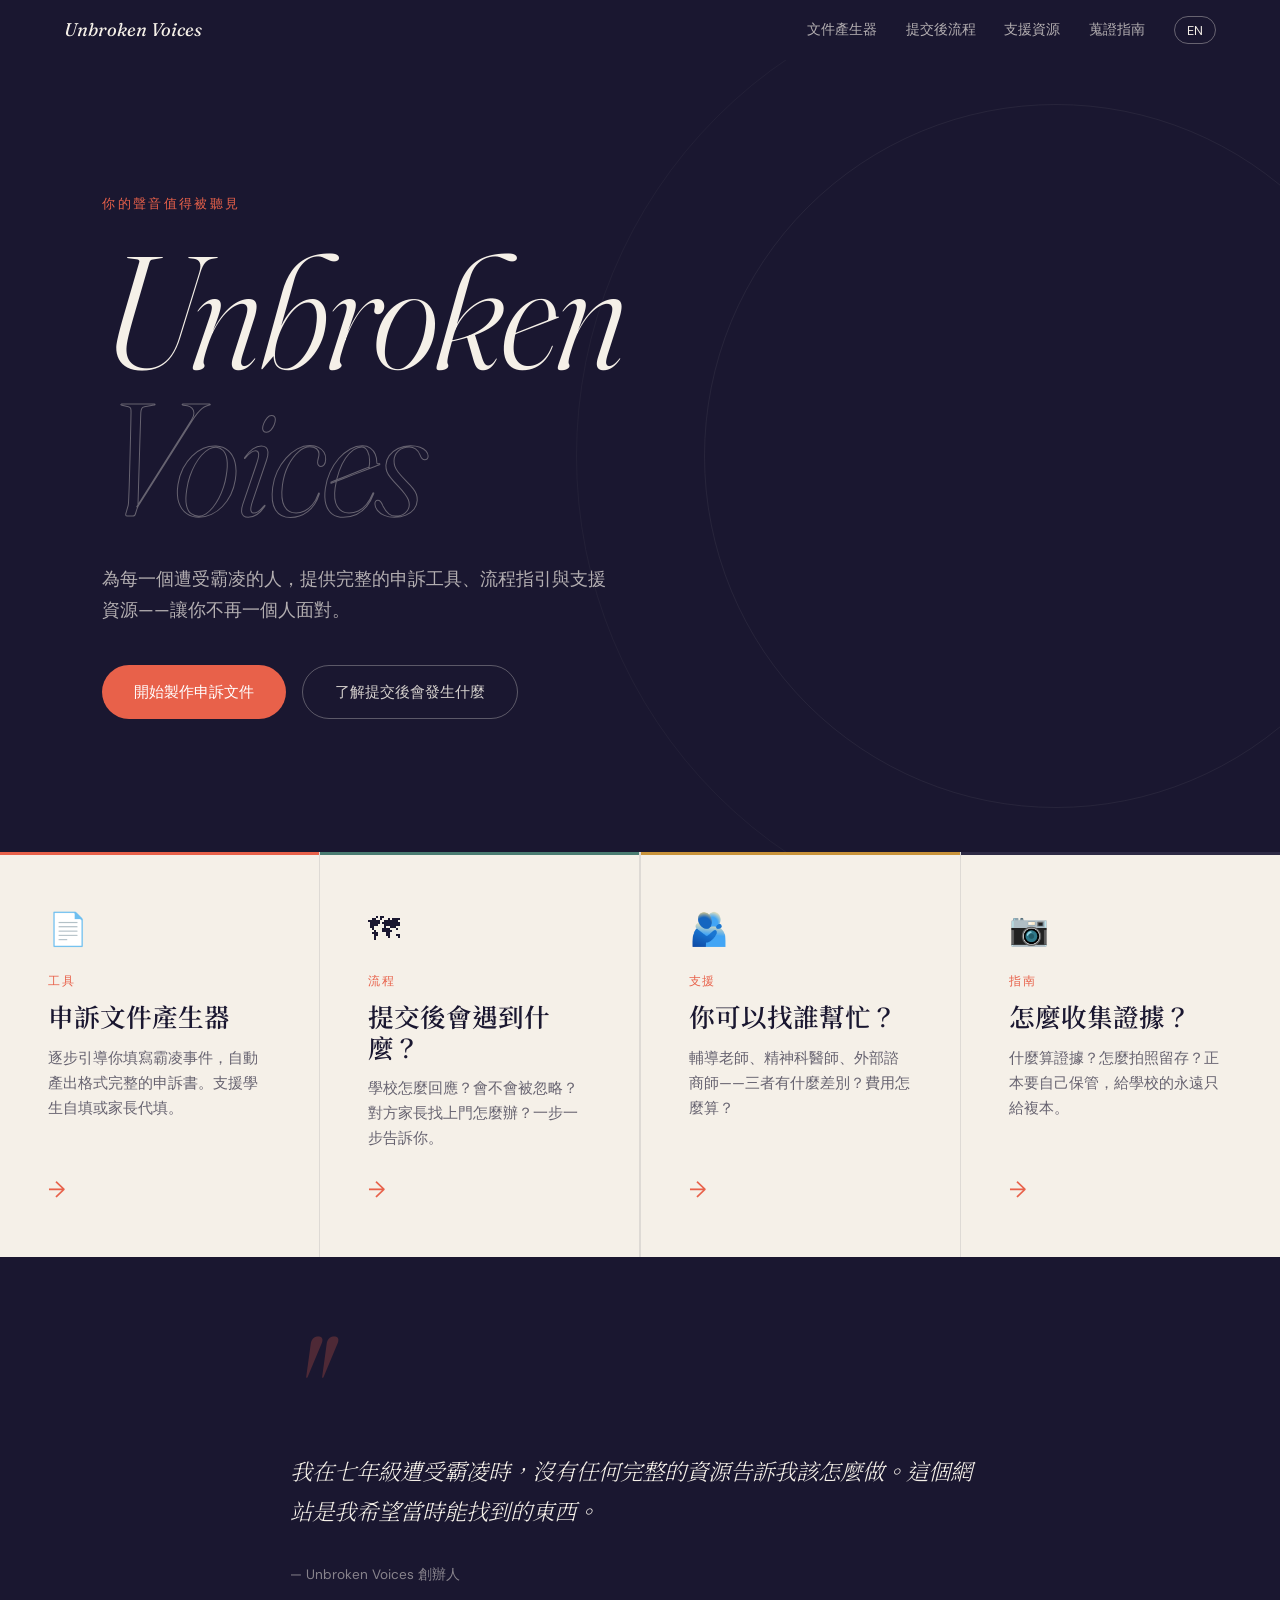
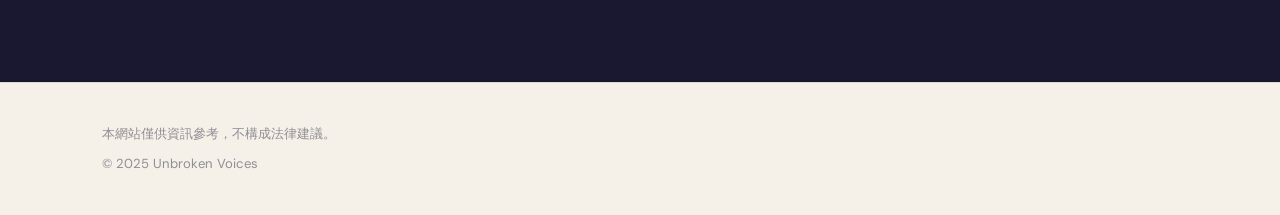
<file: index.html>
<!DOCTYPE html>
<html lang="zh-TW">
<head><meta charset="UTF-8"><meta name="viewport" content="width=device-width,initial-scale=1">
<title>Unbroken Voices — 霸凌申訴指南</title><link rel="preconnect" href="https://fonts.googleapis.com"><link rel="preconnect" href="https://fonts.gstatic.com" crossorigin><link href="https://fonts.googleapis.com/css2?family=Fraunces:ital,opsz,wght@0,9..144,300;0,9..144,600;1,9..144,300&family=DM+Sans:wght@400;500&family=Noto+Serif+TC:wght@300;600&display=swap" rel="stylesheet">
<link rel="stylesheet" href="style.css"></head>
<body>
<nav class="nav">
  <a href="index.html" class="nav-logo">Unbroken Voices</a>
  <div class="nav-links">
    <a href="document.html" data-zh="文件產生器" data-en="Document Builder">文件產生器</a>
    <a href="process.html" data-zh="提交後流程" data-en="After Submission">提交後流程</a>
    <a href="support.html" data-zh="支援資源" data-en="Support Resources">支援資源</a>
    <a href="evidence.html" data-zh="蒐證指南" data-en="Evidence Guide">蒐證指南</a>
    <button class="lang-toggle" id="langToggle">EN</button>
  </div>
</nav>
<header class="hero">
  <div class="hero-eyebrow" data-zh="你的聲音值得被聽見" data-en="Your voice deserves to be heard">你的聲音值得被聽見</div>
  <h1 class="hero-title">
    <span class="hero-title-main">Unbroken</span>
    <span class="hero-title-sub">Voices</span>
  </h1>
  <p class="hero-desc" data-zh="為每一個遭受霸凌的人，提供完整的申訴工具、流程指引與支援資源——讓你不再一個人面對。" data-en="A complete toolkit for bullying victims — document builder, process guide, and support resources, so you never face this alone.">為每一個遭受霸凌的人，提供完整的申訴工具、流程指引與支援資源——讓你不再一個人面對。</p>
  <div class="hero-cta-group">
    <a href="document.html" class="btn-primary" data-zh="開始製作申訴文件" data-en="Build Your Document">開始製作申訴文件</a>
    <a href="process.html" class="btn-ghost" data-zh="了解提交後會發生什麼" data-en="What happens next?">了解提交後會發生什麼</a>
  </div>
</header>
<main class="modules">
  <a href="document.html" class="module-card" id="mod-doc">
    <div class="module-icon">📄</div><div class="module-tag" data-zh="工具" data-en="Tool">工具</div>
    <h2 data-zh="申訴文件產生器" data-en="Document Builder">申訴文件產生器</h2>
    <p data-zh="逐步引導你填寫霸凌事件，自動產出格式完整的申訴書。支援學生自填或家長代填。" data-en="Step-by-step guidance to generate a properly formatted complaint. For students and parents.">逐步引導你填寫霸凌事件，自動產出格式完整的申訴書。</p>
    <span class="module-arrow">→</span>
  </a>
  <a href="process.html" class="module-card" id="mod-proc">
    <div class="module-icon">🗺</div><div class="module-tag" data-zh="流程" data-en="Process">流程</div>
    <h2 data-zh="提交後會遇到什麼？" data-en="What Happens After You Submit?">提交後會遇到什麼？</h2>
    <p data-zh="學校怎麼回應？會不會被忽略？對方家長找上門怎麼辦？一步一步告訴你。" data-en="Will the school respond? What if they ignore it? Every step explained.">學校怎麼回應？會不會被忽略？對方家長找上門怎麼辦？</p>
    <span class="module-arrow">→</span>
  </a>
  <a href="support.html" class="module-card" id="mod-sup">
    <div class="module-icon">🫂</div><div class="module-tag" data-zh="支援" data-en="Support">支援</div>
    <h2 data-zh="你可以找誰幫忙？" data-en="Who Can You Turn To?">你可以找誰幫忙？</h2>
    <p data-zh="輔導老師、精神科醫師、外部諮商師——三者有什麼差別？費用怎麼算？" data-en="School counselor, psychiatrist, therapist — what's the difference? Costs explained.">輔導老師、精神科醫師、外部諮商師——三者有什麼差別？</p>
    <span class="module-arrow">→</span>
  </a>
  <a href="evidence.html" class="module-card" id="mod-ev">
    <div class="module-icon">📷</div><div class="module-tag" data-zh="指南" data-en="Guide">指南</div>
    <h2 data-zh="怎麼收集證據？" data-en="How to Collect Evidence">怎麼收集證據？</h2>
    <p data-zh="什麼算證據？怎麼拍照留存？正本要自己保管，給學校的永遠只給複本。" data-en="What counts? How to preserve it? Always keep originals — only give copies.">什麼算證據？怎麼拍照留存？正本要自己保管，給學校的永遠只給複本。</p>
    <span class="module-arrow">→</span>
  </a>
</main>
<section class="note-section">
  <div class="note-inner">
    <div class="note-quote">"</div>
    <p class="note-text" data-zh="我在七年級遭受霸凌時，沒有任何完整的資源告訴我該怎麼做。這個網站是我希望當時能找到的東西。" data-en="When I was bullied in 7th grade, there were no complete resources to guide me. This is the website I wish I had found back then.">我在七年級遭受霸凌時，沒有任何完整的資源告訴我該怎麼做。這個網站是我希望當時能找到的東西。</p>
    <div class="note-attr">— Unbroken Voices 創辦人</div>
  </div>
</section>
<footer class="footer">
  <p data-zh="本網站僅供資訊參考，不構成法律建議。" data-en="For informational purposes only. Not legal advice.">本網站僅供資訊參考，不構成法律建議。</p>
  <p>© 2025 Unbroken Voices</p>
</footer>
<script src="lang.js"></script>
</body></html>
</file>
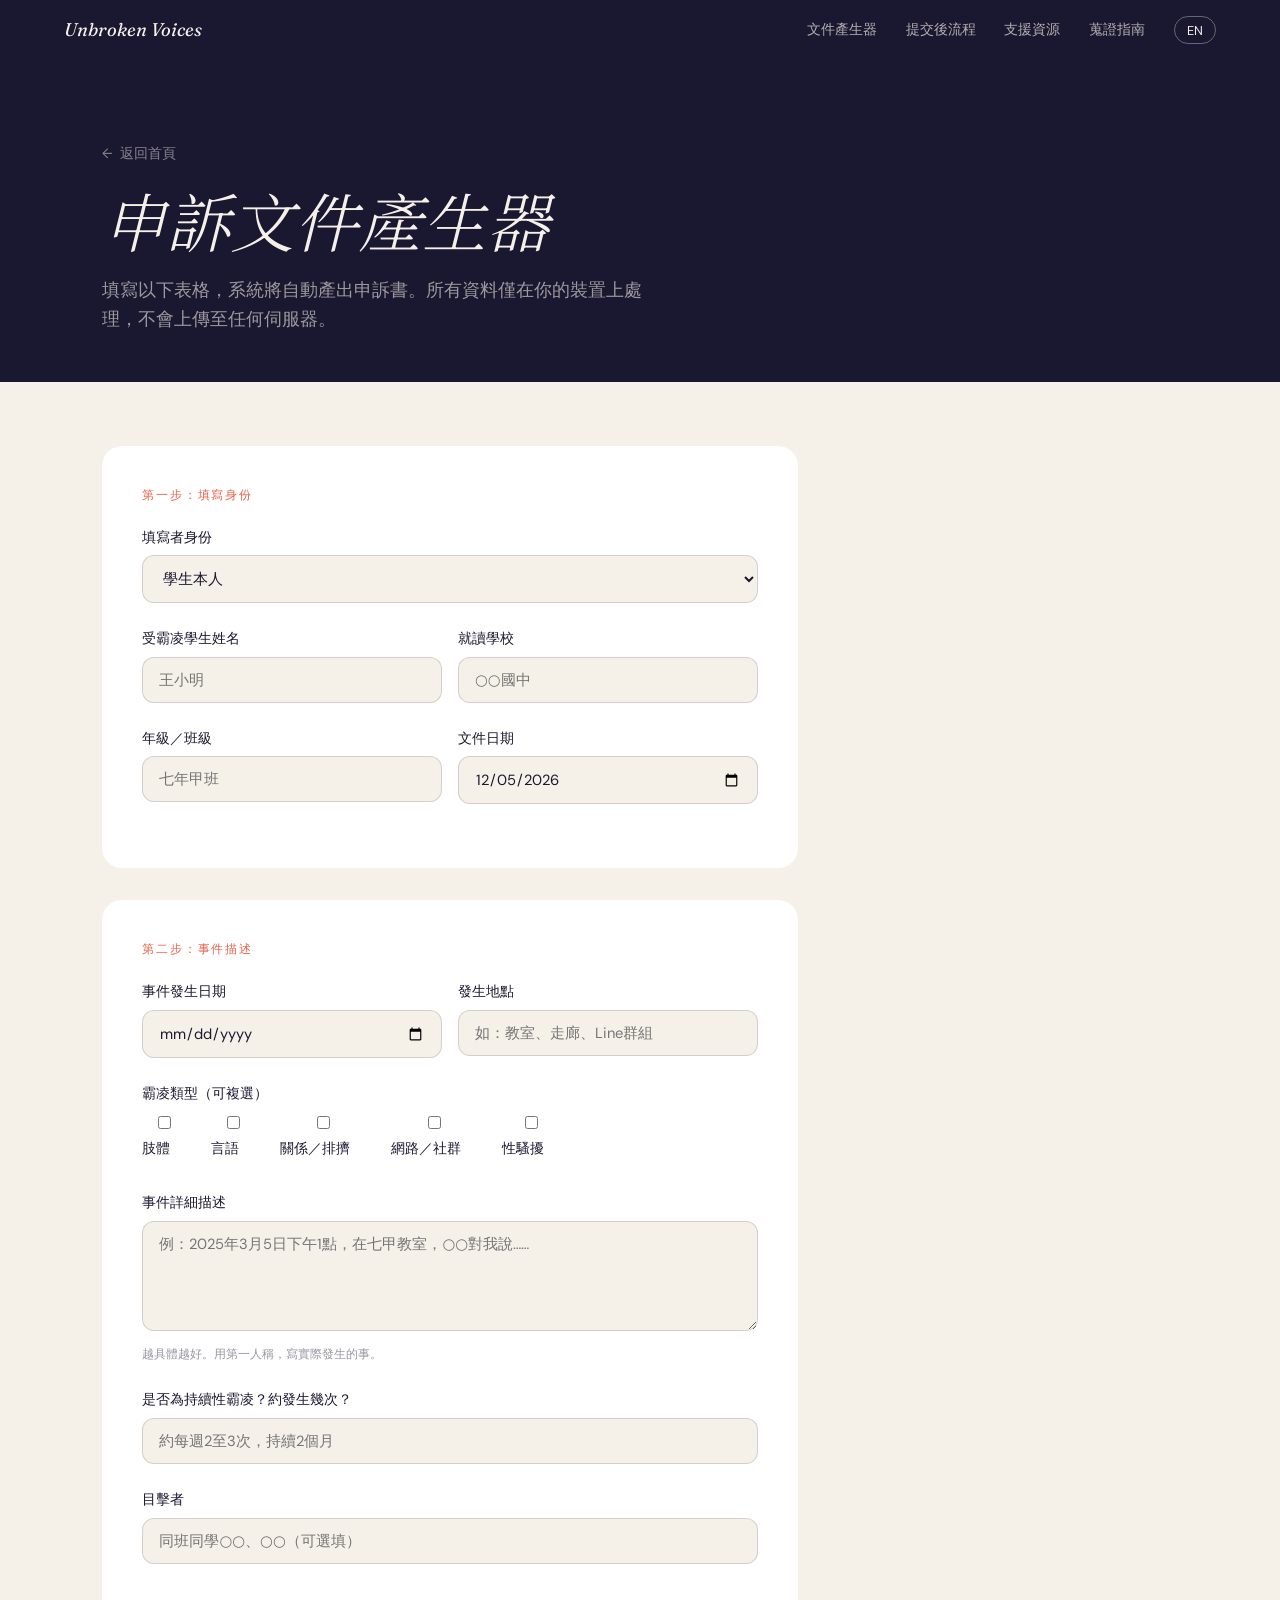
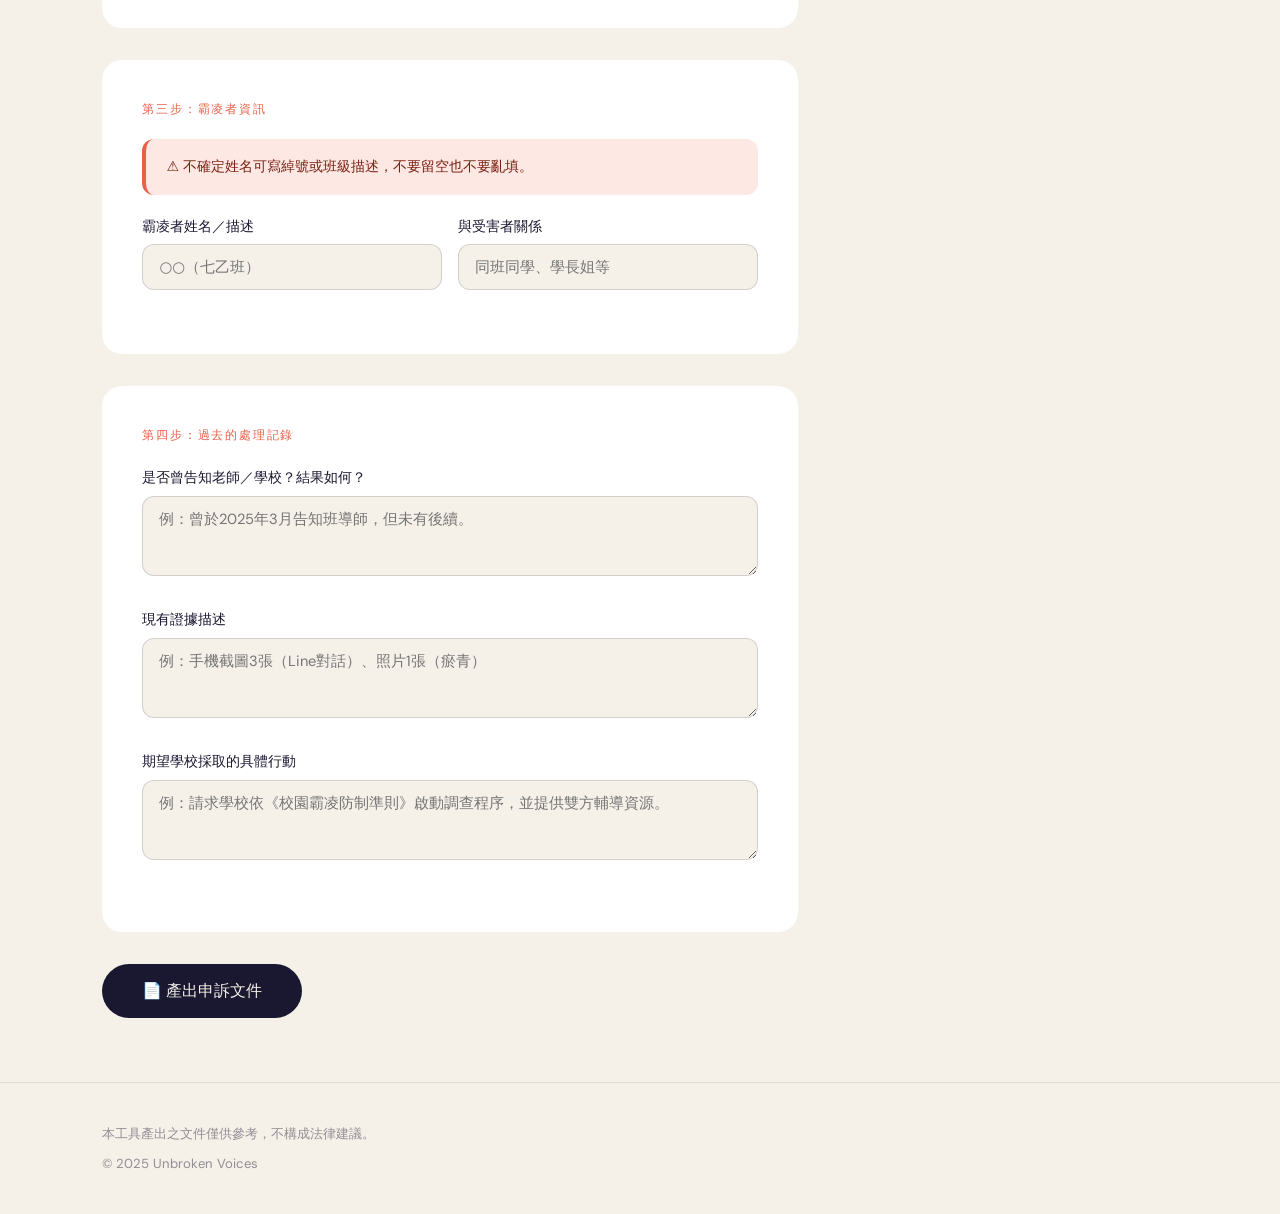
<file: document.html>
<!DOCTYPE html>
<html lang="zh-TW">
<head><meta charset="UTF-8"><meta name="viewport" content="width=device-width,initial-scale=1">
<title>申訴文件產生器 — Unbroken Voices</title><link rel="preconnect" href="https://fonts.googleapis.com"><link rel="preconnect" href="https://fonts.gstatic.com" crossorigin><link href="https://fonts.googleapis.com/css2?family=Fraunces:ital,opsz,wght@0,9..144,300;0,9..144,600;1,9..144,300&family=DM+Sans:wght@400;500&family=Noto+Serif+TC:wght@300;600&display=swap" rel="stylesheet">
<link rel="stylesheet" href="style.css"></head>
<body>
<nav class="nav">
  <a href="index.html" class="nav-logo">Unbroken Voices</a>
  <div class="nav-links">
    <a href="document.html" data-zh="文件產生器" data-en="Document Builder">文件產生器</a>
    <a href="process.html" data-zh="提交後流程" data-en="After Submission">提交後流程</a>
    <a href="support.html" data-zh="支援資源" data-en="Support Resources">支援資源</a>
    <a href="evidence.html" data-zh="蒐證指南" data-en="Evidence Guide">蒐證指南</a>
    <button class="lang-toggle" id="langToggle">EN</button>
  </div>
</nav>
<div class="page-header">
  <a href="index.html" class="back-link">← <span data-zh="返回首頁" data-en="Back">返回首頁</span></a>
  <h1 data-zh="申訴文件產生器" data-en="Document Builder">申訴文件產生器</h1>
  <p class="page-sub" data-zh="填寫以下表格，系統將自動產出申訴書。所有資料僅在你的裝置上處理，不會上傳至任何伺服器。" data-en="Fill in the form — a complaint document will be generated locally on your device. Nothing is uploaded.">填寫以下表格，系統將自動產出申訴書。所有資料僅在你的裝置上處理。</p>
</div>
<div class="page-content">
<div class="doc-form">
  <span class="form-section-label" data-zh="第一步：填寫身份" data-en="Step 1: Who is filling this?">第一步：填寫身份</span>
  <div class="form-group">
    <label data-zh="填寫者身份" data-en="Filer">填寫者身份</label>
    <select id="filerRole">
      <option value="student" data-zh="學生本人" data-en="Student (self)">學生本人</option>
      <option value="parent" data-zh="家長代填" data-en="Parent / Guardian">家長代填</option>
    </select>
  </div>
  <div class="form-row">
    <div class="form-group"><label data-zh="受霸凌學生姓名" data-en="Victim's name">受霸凌學生姓名</label><input type="text" id="victimName" placeholder="王小明"></div>
    <div class="form-group"><label data-zh="就讀學校" data-en="School">就讀學校</label><input type="text" id="schoolName" placeholder="○○國中"></div>
  </div>
  <div class="form-row">
    <div class="form-group"><label data-zh="年級／班級" data-en="Grade / Class">年級／班級</label><input type="text" id="gradeClass" placeholder="七年甲班"></div>
    <div class="form-group"><label data-zh="文件日期" data-en="Date">文件日期</label><input type="date" id="docDate"></div>
  </div>
  <div id="parentBlock" style="display:none">
    <hr class="form-divider">
    <div class="form-row">
      <div class="form-group"><label data-zh="家長姓名" data-en="Parent name">家長姓名</label><input type="text" id="parentName" placeholder="王大明"></div>
      <div class="form-group"><label data-zh="聯絡電話" data-en="Phone">聯絡電話</label><input type="tel" id="parentPhone" placeholder="09xx-xxx-xxx"></div>
    </div>
  </div>
</div>
<div class="doc-form">
  <span class="form-section-label" data-zh="第二步：事件描述" data-en="Step 2: Incident Details">第二步：事件描述</span>
  <div class="form-row">
    <div class="form-group"><label data-zh="事件發生日期" data-en="First incident date">事件發生日期</label><input type="date" id="incidentDate"></div>
    <div class="form-group"><label data-zh="發生地點" data-en="Location">發生地點</label><input type="text" id="incidentLocation" placeholder="如：教室、走廊、Line群組"></div>
  </div>
  <div class="form-group">
    <label data-zh="霸凌類型（可複選）" data-en="Type of bullying">霸凌類型</label>
    <div style="display:flex;flex-wrap:wrap;gap:0.5rem 1.5rem;margin-top:0.5rem;">
      <label style="font-weight:400;font-size:0.9rem"><input type="checkbox" value="physical"> <span data-zh="肢體" data-en="Physical">肢體</span></label>
      <label style="font-weight:400;font-size:0.9rem"><input type="checkbox" value="verbal"> <span data-zh="言語" data-en="Verbal">言語</span></label>
      <label style="font-weight:400;font-size:0.9rem"><input type="checkbox" value="social"> <span data-zh="關係／排擠" data-en="Social / Exclusion">關係／排擠</span></label>
      <label style="font-weight:400;font-size:0.9rem"><input type="checkbox" value="cyber"> <span data-zh="網路／社群" data-en="Cyberbullying">網路／社群</span></label>
      <label style="font-weight:400;font-size:0.9rem"><input type="checkbox" value="sexual"> <span data-zh="性騷擾" data-en="Sexual harassment">性騷擾</span></label>
    </div>
  </div>
  <div class="form-group">
    <label data-zh="事件詳細描述" data-en="Detailed description">事件詳細描述</label>
    <textarea id="incidentDesc" placeholder="例：2025年3月5日下午1點，在七甲教室，○○對我說……"></textarea>
    <p class="form-hint" data-zh="越具體越好。用第一人稱，寫實際發生的事。" data-en="Be specific. First person, describe what happened.">越具體越好。用第一人稱，寫實際發生的事。</p>
  </div>
  <div class="form-group"><label data-zh="是否為持續性霸凌？約發生幾次？" data-en="Is this ongoing? How many times?">持續性／次數</label><input type="text" id="frequency" placeholder="約每週2至3次，持續2個月"></div>
  <div class="form-group"><label data-zh="目擊者" data-en="Witnesses">目擊者</label><input type="text" id="witnesses" placeholder="同班同學○○、○○（可選填）"></div>
</div>
<div class="doc-form">
  <span class="form-section-label" data-zh="第三步：霸凌者資訊" data-en="Step 3: Perpetrator">第三步：霸凌者資訊</span>
  <div class="warn-box" data-zh="⚠️ 不確定姓名可寫綽號或班級描述，不要留空也不要亂填。" data-en="⚠️ If unsure of name, use a nickname or description. Never leave blank or guess.">⚠️ 不確定姓名可寫綽號或班級描述。</div>
  <div class="form-row">
    <div class="form-group"><label data-zh="霸凌者姓名／描述" data-en="Perpetrator name / description">霸凌者姓名／描述</label><input type="text" id="perpetratorName" placeholder="○○（七乙班）"></div>
    <div class="form-group"><label data-zh="與受害者關係" data-en="Relationship">與受害者關係</label><input type="text" id="relationship" placeholder="同班同學、學長姐等"></div>
  </div>
</div>
<div class="doc-form">
  <span class="form-section-label" data-zh="第四步：過去的處理記錄" data-en="Step 4: Prior Actions">第四步：過去的處理記錄</span>
  <div class="form-group"><label data-zh="是否曾告知老師／學校？結果如何？" data-en="Previously reported? What happened?">是否曾告知老師／學校？</label><textarea id="priorReport" placeholder="例：曾於2025年3月告知班導師，但未有後續。" style="min-height:80px"></textarea></div>
  <div class="form-group"><label data-zh="現有證據描述" data-en="Existing evidence">現有證據描述</label><textarea id="existingEvidence" placeholder="例：手機截圖3張（Line對話）、照片1張（瘀青）" style="min-height:80px"></textarea></div>
  <div class="form-group"><label data-zh="期望學校採取的具體行動" data-en="Requested actions">期望學校採取的具體行動</label><textarea id="requestedAction" placeholder="例：請求學校依《校園霸凌防制準則》啟動調查程序，並提供雙方輔導資源。" style="min-height:80px"></textarea></div>
</div>
<button class="btn-generate" onclick="generateDoc()">
  <span data-zh="📄 產出申訴文件" data-en="📄 Generate Document">📄 產出申訴文件</span>
</button>
<div id="outputSection" style="display:none;margin-top:2.5rem;">
  <div class="info-card" style="border-color:var(--sage);margin-bottom:1rem;">
    <h3 data-zh="✅ 文件已產出" data-en="✅ Document Generated">✅ 文件已產出</h3>
    <p data-zh="請複製以下文字，貼入 Word 或 Google Docs，列印後提交。記住：給學校的只給複本，正本自己留！" data-en="Copy the text below, paste into Word or Google Docs, print and submit. Always keep the original — only give copies!">請複製以下文字，貼入 Word 或 Google Docs 後列印提交。記住：給學校的只給複本！</p>
  </div>
  <div id="docOutput" style="background:var(--white);border-radius:var(--radius-lg);padding:2.5rem;font-size:0.92rem;line-height:2;white-space:pre-wrap;border:1.5px solid rgba(26,23,48,0.1);"></div>
  <button onclick="copyDoc()" style="margin-top:1rem;padding:0.75rem 2rem;background:var(--sage);color:var(--white);border:none;border-radius:100px;font-family:var(--ff-body);font-size:0.9rem;cursor:pointer;" data-zh="複製全文" data-en="Copy All">複製全文</button>
  <button onclick="window.print()" style="margin-top:1rem;margin-left:0.75rem;padding:0.75rem 2rem;background:var(--night);color:var(--parchment);border:none;border-radius:100px;font-family:var(--ff-body);font-size:0.9rem;cursor:pointer;" data-zh="列印" data-en="Print">列印</button>
</div>
</div>
<footer class="footer"><p data-zh="本工具產出之文件僅供參考，不構成法律建議。" data-en="Documents generated are for reference only. Not legal advice.">本工具產出之文件僅供參考，不構成法律建議。</p><p>© 2025 Unbroken Voices</p></footer>
<script src="lang.js"></script>
<script>
const isZh=()=>(localStorage.getItem('uv-lang')||'zh')==='zh';
document.getElementById('filerRole').addEventListener('change',function(){document.getElementById('parentBlock').style.display=this.value==='parent'?'':'none';});
document.getElementById('docDate').value=new Date().toISOString().split('T')[0];
function getBullyTypes(){const m={physical:'肢體霸凌',verbal:'言語霸凌',social:'關係/排擠霸凌',cyber:'網路/社群霸凌',sexual:'性騷擾'};const e={physical:'Physical bullying',verbal:'Verbal bullying',social:'Social exclusion',cyber:'Cyberbullying',sexual:'Sexual harassment'};return Array.from(document.querySelectorAll('input[type=checkbox]:checked')).map(c=>isZh()?m[c.value]:e[c.value]).join('、')||(isZh()?'未指定':'Not specified');}
function v(id){return document.getElementById(id)?.value?.trim()||'';}
function generateDoc(){
  const zh=isZh(),role=document.getElementById('filerRole').value;
  const victim=v('victimName')||(zh?'（姓名）':'(Name)');
  const school=v('schoolName')||(zh?'（學校）':'(School)');
  const grade=v('gradeClass')||(zh?'（年班）':'(Grade)');
  const date=v('docDate')||new Date().toISOString().split('T')[0];
  const iDate=v('incidentDate')||(zh?'（日期）':'(Date)');
  const loc=v('incidentLocation')||(zh?'（地點）':'(Location)');
  const desc=v('incidentDesc')||(zh?'（請詳述事件經過）':'(Please describe)');
  const freq=v('frequency')||(zh?'（次數）':'(Frequency)');
  const wit=v('witnesses')||(zh?'無已知目擊者':'No known witnesses');
  const perp=v('perpetratorName')||(zh?'（霸凌者）':'(Perpetrator)');
  const rel=v('relationship')||(zh?'同學':'classmate');
  const prior=v('priorReport')||(zh?'無':'None');
  const evid=v('existingEvidence')||(zh?'詳見附件':'See attached');
  const req=v('requestedAction')||(zh?'請依法啟動調查程序並提供輔導資源':'Please initiate investigation per regulations');
  const bt=getBullyTypes();
  const pLine=role==='parent'?(zh?`家長/監護人：${v('parentName')||'（家長姓名）'}　聯絡電話：${v('parentPhone')||'（電話）'}\n`:`Parent: ${v('parentName')||'(Name)'}  Phone: ${v('parentPhone')||'(Phone)'}\n`):'';
  const txt=zh?`校園霸凌事件申訴書\n\n受文者：${school} 學務處／輔導室\n日　期：${date}\n\n━━━━━━━━━━━━━━━━━━━━━━━━━━━━━━\n\n一、申訴人基本資料\n\n受霸凌學生：${victim}\n就讀年班：${school} ${grade}\n${pLine}\n━━━━━━━━━━━━━━━━━━━━━━━━━━━━━━\n\n二、事件說明\n\n事件首次發生日期：${iDate}\n發生地點：${loc}\n霸凌類型：${bt}\n涉嫌霸凌者：${perp}（關係：${rel}）\n\n頻率與持續時間：\n${freq}\n\n詳細描述：\n${desc}\n\n目擊者：${wit}\n\n━━━━━━━━━━━━━━━━━━━━━━━━━━━━━━\n\n三、過去處理情形\n\n曾通報：${prior}\n現有證據：${evid}\n\n━━━━━━━━━━━━━━━━━━━━━━━━━━━━━━\n\n四、申訴請求\n\n${req}\n\n本申訴書依《校園霸凌防制準則》提出，謹請學校依法於1個工作日內啟動調查，30個工作日內完成。\n\n申訴人簽名：________________\n日期：${date}`:`CAMPUS BULLYING COMPLAINT\n\nTo: Student Affairs / Counseling Office\nSchool: ${school}\nDate: ${date}\n\n━━━━━━━━━━━━━━━━━━━━━━━━━━━━━━\n\n1. COMPLAINANT\n\nVictim: ${victim}\nGrade: ${grade} at ${school}\n${pLine}\n━━━━━━━━━━━━━━━━━━━━━━━━━━━━━━\n\n2. INCIDENT\n\nFirst incident: ${iDate}\nLocation: ${loc}\nType: ${bt}\nPerpetrator: ${perp} (${rel})\nFrequency: ${freq}\n\nDescription:\n${desc}\n\nWitnesses: ${wit}\n\n━━━━━━━━━━━━━━━━━━━━━━━━━━━━━━\n\n3. PRIOR ACTIONS\n\nPreviously reported: ${prior}\nEvidence: ${evid}\n\n━━━━━━━━━━━━━━━━━━━━━━━━━━━━━━\n\n4. REQUESTED ACTIONS\n\n${req}\n\nSignature: ________________\nDate: ${date}`;
  document.getElementById('docOutput').textContent=txt;
  document.getElementById('outputSection').style.display='';
  document.getElementById('outputSection').scrollIntoView({behavior:'smooth'});
}
function copyDoc(){navigator.clipboard.writeText(document.getElementById('docOutput').textContent).then(()=>alert(isZh()?'已複製！':'Copied!'));}
</script>
</body></html>
</file>
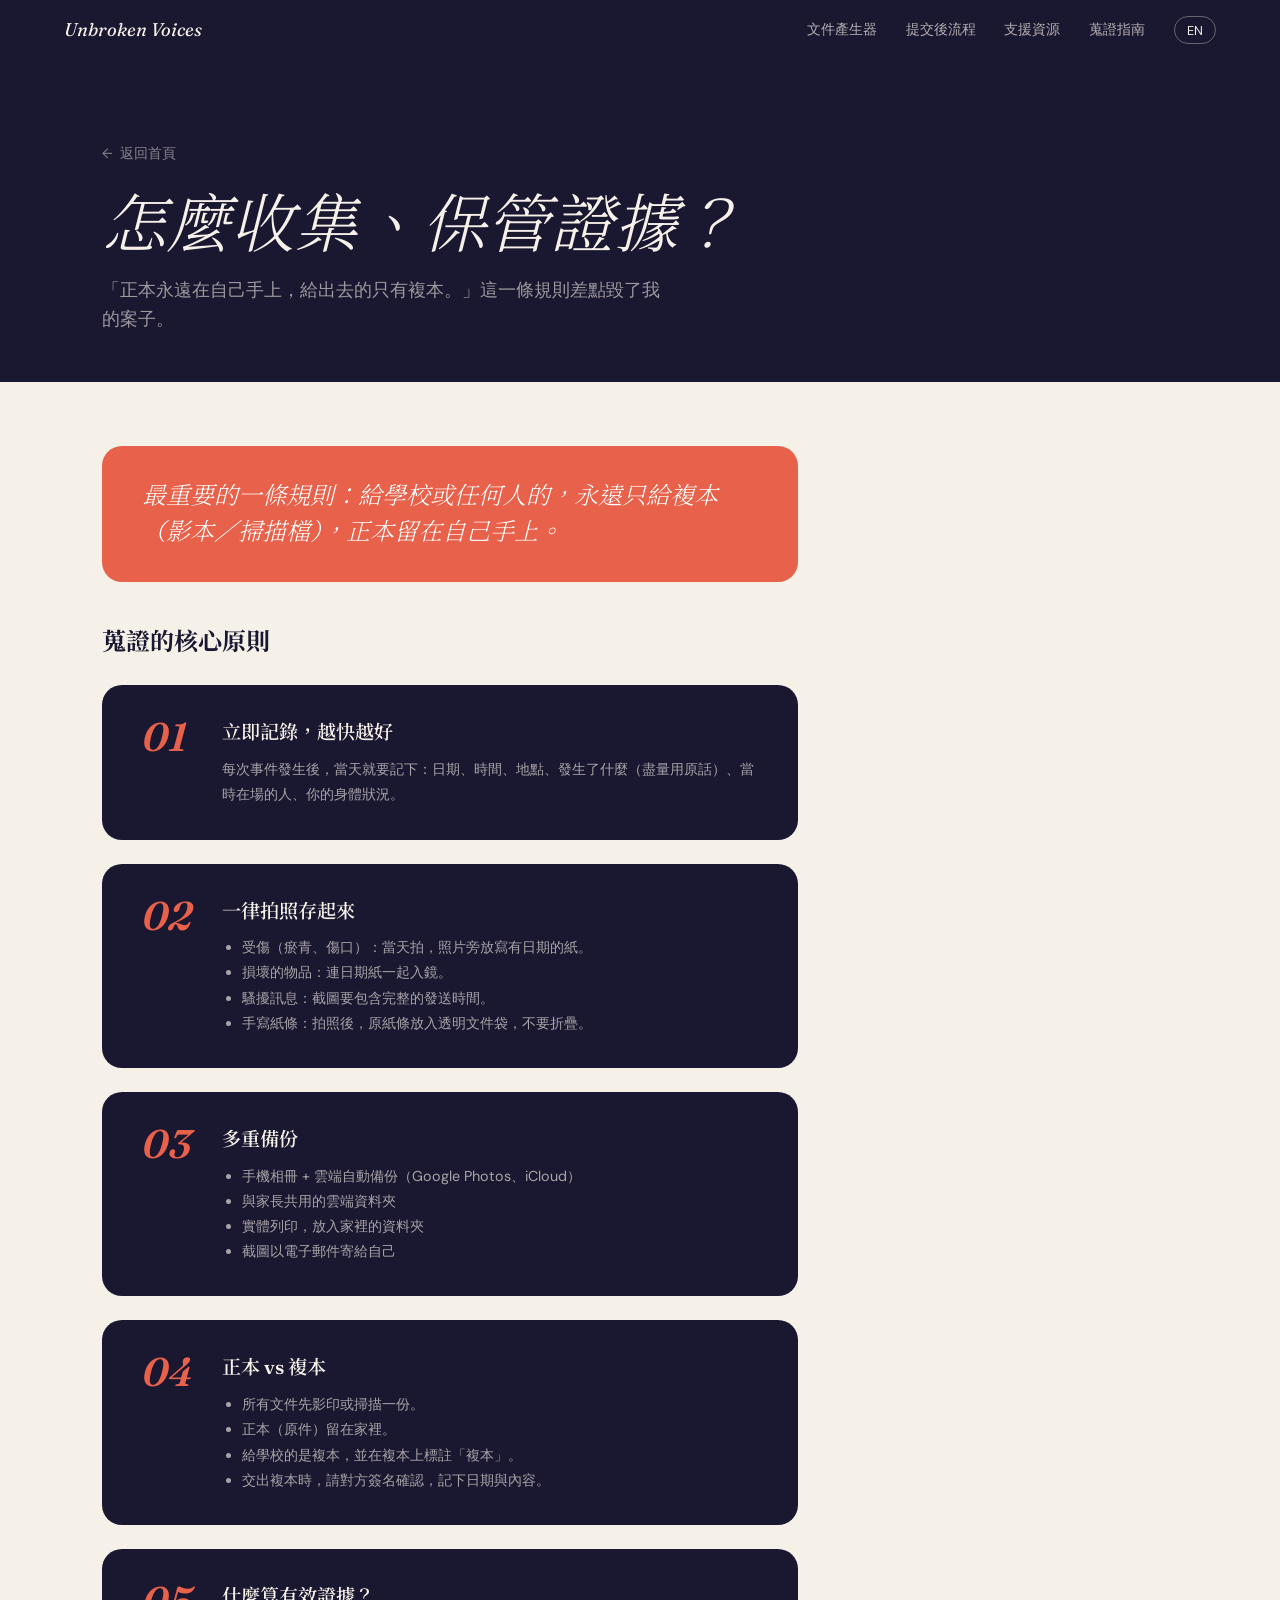
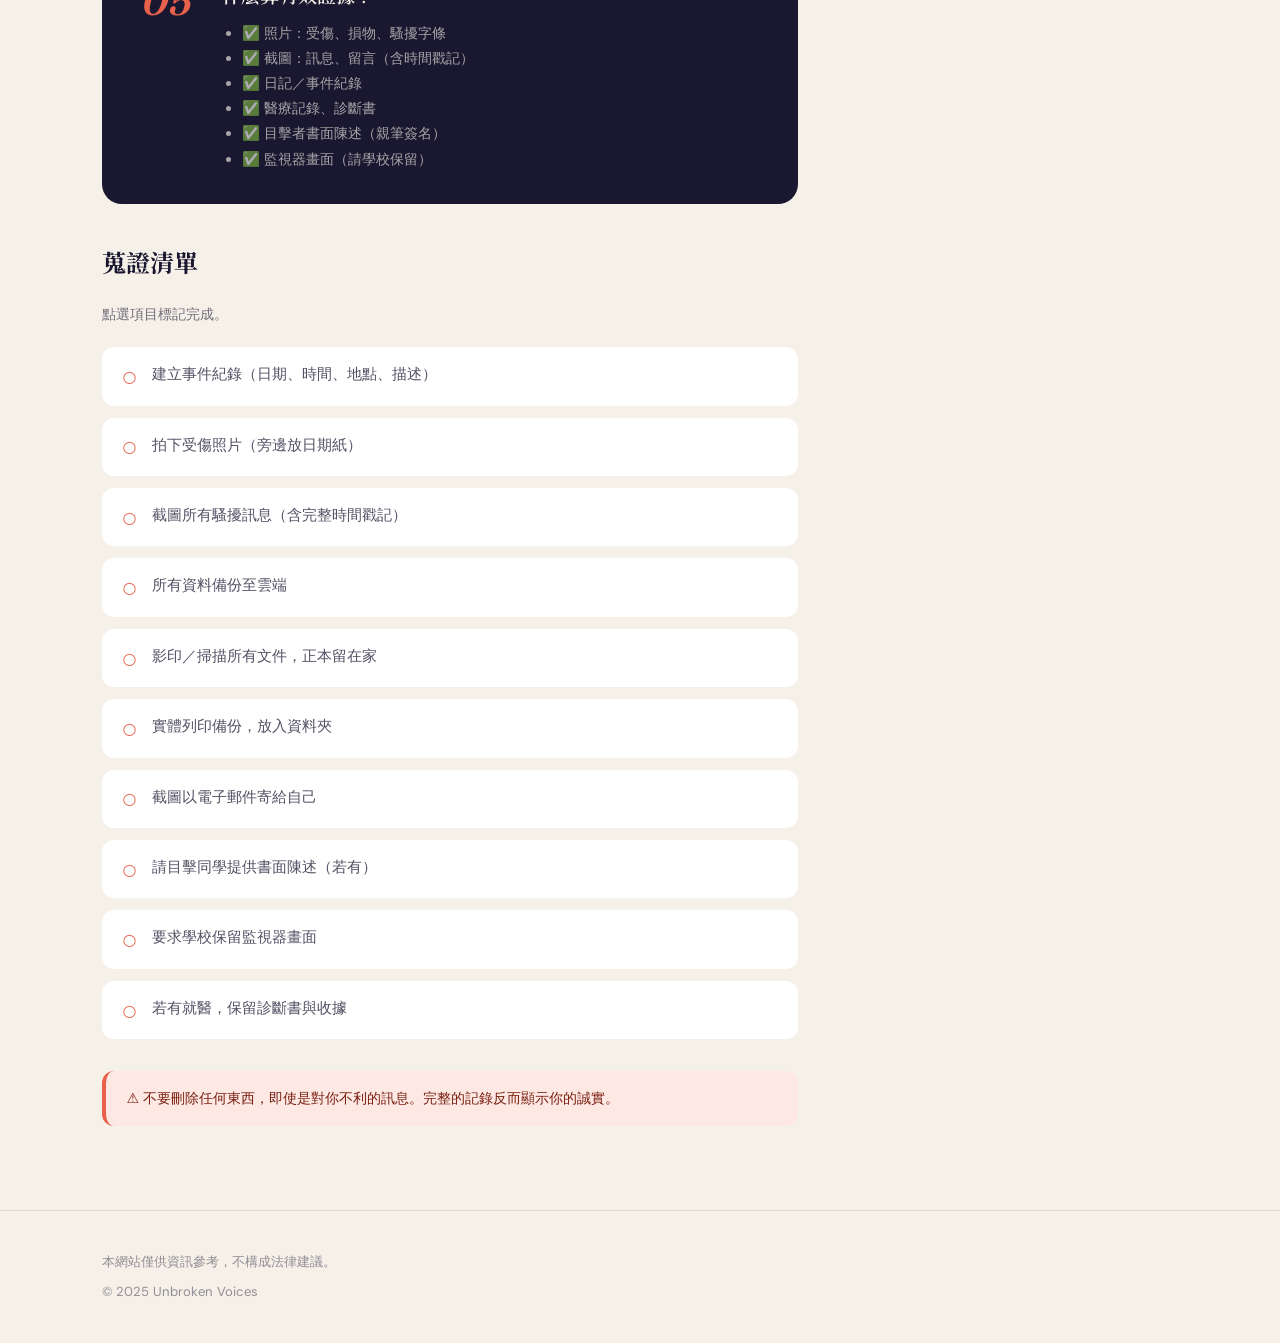
<file: evidence.html>
<!DOCTYPE html>
<html lang="zh-TW">
<head><meta charset="UTF-8"><meta name="viewport" content="width=device-width,initial-scale=1">
<title>蒐證指南 — Unbroken Voices</title><link rel="preconnect" href="https://fonts.googleapis.com"><link rel="preconnect" href="https://fonts.gstatic.com" crossorigin><link href="https://fonts.googleapis.com/css2?family=Fraunces:ital,opsz,wght@0,9..144,300;0,9..144,600;1,9..144,300&family=DM+Sans:wght@400;500&family=Noto+Serif+TC:wght@300;600&display=swap" rel="stylesheet">
<link rel="stylesheet" href="style.css"></head>
<body>
<nav class="nav">
  <a href="index.html" class="nav-logo">Unbroken Voices</a>
  <div class="nav-links">
    <a href="document.html" data-zh="文件產生器" data-en="Document Builder">文件產生器</a>
    <a href="process.html" data-zh="提交後流程" data-en="After Submission">提交後流程</a>
    <a href="support.html" data-zh="支援資源" data-en="Support Resources">支援資源</a>
    <a href="evidence.html" data-zh="蒐證指南" data-en="Evidence Guide">蒐證指南</a>
    <button class="lang-toggle" id="langToggle">EN</button>
  </div>
</nav>
<div class="page-header">
  <a href="index.html" class="back-link">← <span data-zh="返回首頁" data-en="Back">返回首頁</span></a>
  <h1 data-zh="怎麼收集、保管證據？" data-en="Collecting & Preserving Evidence">怎麼收集、保管證據？</h1>
  <p class="page-sub" data-zh="「正本永遠在自己手上，給出去的只有複本。」這一條規則差點毀了我的案子。" data-en="'Always keep the original — only hand out copies.' This one rule nearly cost me my case.">正本永遠在自己手上，給出去的只有複本。</p>
</div>
<div class="page-content">
<div style="background:var(--coral);border-radius:var(--radius-lg);padding:2rem 2.5rem;margin-bottom:2.5rem;">
  <p style="font-family:var(--ff-display);font-style:italic;font-size:1.5rem;color:var(--white);font-weight:300;line-height:1.5;" data-zh="最重要的一條規則：給學校或任何人的，永遠只給複本（影本／掃描檔），正本留在自己手上。" data-en="The most important rule: what you give the school or anyone else should always be a copy. Keep the original with you.">最重要的一條規則：給學校或任何人的，永遠只給複本，正本留在自己手上。</p>
</div>

<h2 style="font-family:var(--ff-display);font-size:1.5rem;margin-bottom:1.5rem;" data-zh="蒐證的核心原則" data-en="Core Principles">蒐證的核心原則</h2>

<div class="rule-card">
  <div class="rule-num">01</div>
  <div>
    <h3 data-zh="立即記錄，越快越好" data-en="Document immediately">立即記錄，越快越好</h3>
    <p data-zh="每次事件發生後，當天就要記下：日期、時間、地點、發生了什麼（盡量用原話）、當時在場的人、你的身體狀況。" data-en="After every incident, document the same day: date, time, location, what happened (quote directly), who was present, your physical condition.">每次事件發生後當天就要記下：日期、時間、地點、原話、在場的人。</p>
  </div>
</div>

<div class="rule-card">
  <div class="rule-num">02</div>
  <div>
    <h3 data-zh="一律拍照存起來" data-en="Photograph everything">一律拍照存起來</h3>
    <ul>
      <li data-zh="受傷（瘀青、傷口）：當天拍，照片旁放寫有日期的紙。" data-en="Injuries: photograph same day with a dated note next to the injury.">受傷：當天拍，旁邊放寫有日期的紙。</li>
      <li data-zh="損壞的物品：連日期紙一起入鏡。" data-en="Damaged belongings: include a dated note in the photo.">損壞的物品：連日期紙一起入鏡。</li>
      <li data-zh="騷擾訊息：截圖要包含完整的發送時間。" data-en="Harassing messages: screenshots must include the full timestamp.">騷擾訊息：截圖要包含完整時間戳記。</li>
      <li data-zh="手寫紙條：拍照後，原紙條放入透明文件袋，不要折疊。" data-en="Handwritten notes: photograph, then store in a clear sleeve — do not fold.">手寫紙條：拍照後放入透明文件袋，不要折疊。</li>
    </ul>
  </div>
</div>

<div class="rule-card">
  <div class="rule-num">03</div>
  <div>
    <h3 data-zh="多重備份" data-en="Back up in multiple places">多重備份</h3>
    <ul>
      <li data-zh="手機相冊 + 雲端自動備份（Google Photos、iCloud）" data-en="Phone camera roll + cloud auto-backup (Google Photos, iCloud)">手機相冊 + 雲端自動備份</li>
      <li data-zh="與家長共用的雲端資料夾" data-en="Shared cloud folder with a parent">與家長共用的雲端資料夾</li>
      <li data-zh="實體列印，放入家裡的資料夾" data-en="Physical printouts stored at home">實體列印，放入家裡的資料夾</li>
      <li data-zh="截圖以電子郵件寄給自己" data-en="Email screenshots to yourself">截圖以電子郵件寄給自己</li>
    </ul>
  </div>
</div>

<div class="rule-card">
  <div class="rule-num">04</div>
  <div>
    <h3 data-zh="正本 vs 複本" data-en="Original vs. Copy">正本 vs 複本</h3>
    <ul>
      <li data-zh="所有文件先影印或掃描一份。" data-en="Photocopy or scan every document before handing anything over.">所有文件先影印或掃描。</li>
      <li data-zh="正本（原件）留在家裡。" data-en="Keep the original at home.">正本留在家裡。</li>
      <li data-zh="給學校的是複本，並在複本上標註「複本」。" data-en="Give only copies to the school, marked 'COPY'.">給學校的是複本，並標註「複本」。</li>
      <li data-zh="交出複本時，請對方簽名確認，記下日期與內容。" data-en="When handing over copies, ask the recipient to sign a receipt.">交出時，請對方簽名確認收到。</li>
    </ul>
  </div>
</div>

<div class="rule-card">
  <div class="rule-num">05</div>
  <div>
    <h3 data-zh="什麼算有效證據？" data-en="What counts as valid evidence?">什麼算有效證據？</h3>
    <ul>
      <li data-zh="✅ 照片：受傷、損物、騷擾字條" data-en="✅ Photos: injuries, damaged property, harassing notes">✅ 照片：受傷、損物、騷擾字條</li>
      <li data-zh="✅ 截圖：訊息、留言（含時間戳記）" data-en="✅ Screenshots: messages, posts (with timestamps)">✅ 截圖：訊息、留言（含時間戳記）</li>
      <li data-zh="✅ 日記／事件紀錄" data-en="✅ Diary / incident log">✅ 日記／事件紀錄</li>
      <li data-zh="✅ 醫療記錄、診斷書" data-en="✅ Medical records, certificates">✅ 醫療記錄、診斷書</li>
      <li data-zh="✅ 目擊者書面陳述（親筆簽名）" data-en="✅ Signed witness statements">✅ 目擊者書面陳述（親筆簽名）</li>
      <li data-zh="✅ 監視器畫面（請學校保留）" data-en="✅ Surveillance footage (request school preserve it)">✅ 監視器畫面（請學校保留）</li>
    </ul>
  </div>
</div>

<h2 style="font-family:var(--ff-display);font-size:1.5rem;margin:2.5rem 0 1.25rem;" data-zh="蒐證清單" data-en="Evidence Checklist">蒐證清單</h2>
<p style="font-size:0.9rem;color:rgba(26,23,48,0.6);margin-bottom:1.25rem;" data-zh="點選項目標記完成。" data-en="Click items to mark as done.">點選項目標記完成。</p>
<ul class="checklist">
  <li onclick="this.classList.toggle('checked')" data-zh="建立事件紀錄（日期、時間、地點、描述）" data-en="Created incident log (date, time, location, description)">建立事件紀錄（日期、時間、地點、描述）</li>
  <li onclick="this.classList.toggle('checked')" data-zh="拍下受傷照片（旁邊放日期紙）" data-en="Photographed injuries with dated note">拍下受傷照片（旁邊放日期紙）</li>
  <li onclick="this.classList.toggle('checked')" data-zh="截圖所有騷擾訊息（含完整時間戳記）" data-en="Screenshot all harassing messages with timestamps">截圖所有騷擾訊息（含完整時間戳記）</li>
  <li onclick="this.classList.toggle('checked')" data-zh="所有資料備份至雲端" data-en="Backed up all files to cloud">所有資料備份至雲端</li>
  <li onclick="this.classList.toggle('checked')" data-zh="影印／掃描所有文件，正本留在家" data-en="Photocopied all documents, originals kept at home">影印／掃描所有文件，正本留在家</li>
  <li onclick="this.classList.toggle('checked')" data-zh="實體列印備份，放入資料夾" data-en="Printed physical backups">實體列印備份，放入資料夾</li>
  <li onclick="this.classList.toggle('checked')" data-zh="截圖以電子郵件寄給自己" data-en="Emailed screenshots to yourself">截圖以電子郵件寄給自己</li>
  <li onclick="this.classList.toggle('checked')" data-zh="請目擊同學提供書面陳述（若有）" data-en="Got signed witness statements (if any)">請目擊同學提供書面陳述（若有）</li>
  <li onclick="this.classList.toggle('checked')" data-zh="要求學校保留監視器畫面" data-en="Requested school preserve surveillance footage">要求學校保留監視器畫面</li>
  <li onclick="this.classList.toggle('checked')" data-zh="若有就醫，保留診斷書與收據" data-en="Kept medical certificate and receipt">若有就醫，保留診斷書與收據</li>
</ul>
<div class="warn-box" style="margin-top:2rem;" data-zh="⚠️ 不要刪除任何東西，即使是對你不利的訊息。完整的記錄反而顯示你的誠實。" data-en="⚠️ Do not delete anything, even messages that seem unflattering. A complete record demonstrates your honesty.">⚠️ 不要刪除任何東西，即使是對你不利的訊息。完整的記錄顯示你的誠實。</div>
</div>
<footer class="footer"><p data-zh="本網站僅供資訊參考，不構成法律建議。" data-en="For informational purposes only. Not legal advice.">本網站僅供資訊參考，不構成法律建議。</p><p>© 2025 Unbroken Voices</p></footer>
<script src="lang.js"></script>
</body></html>
</file>
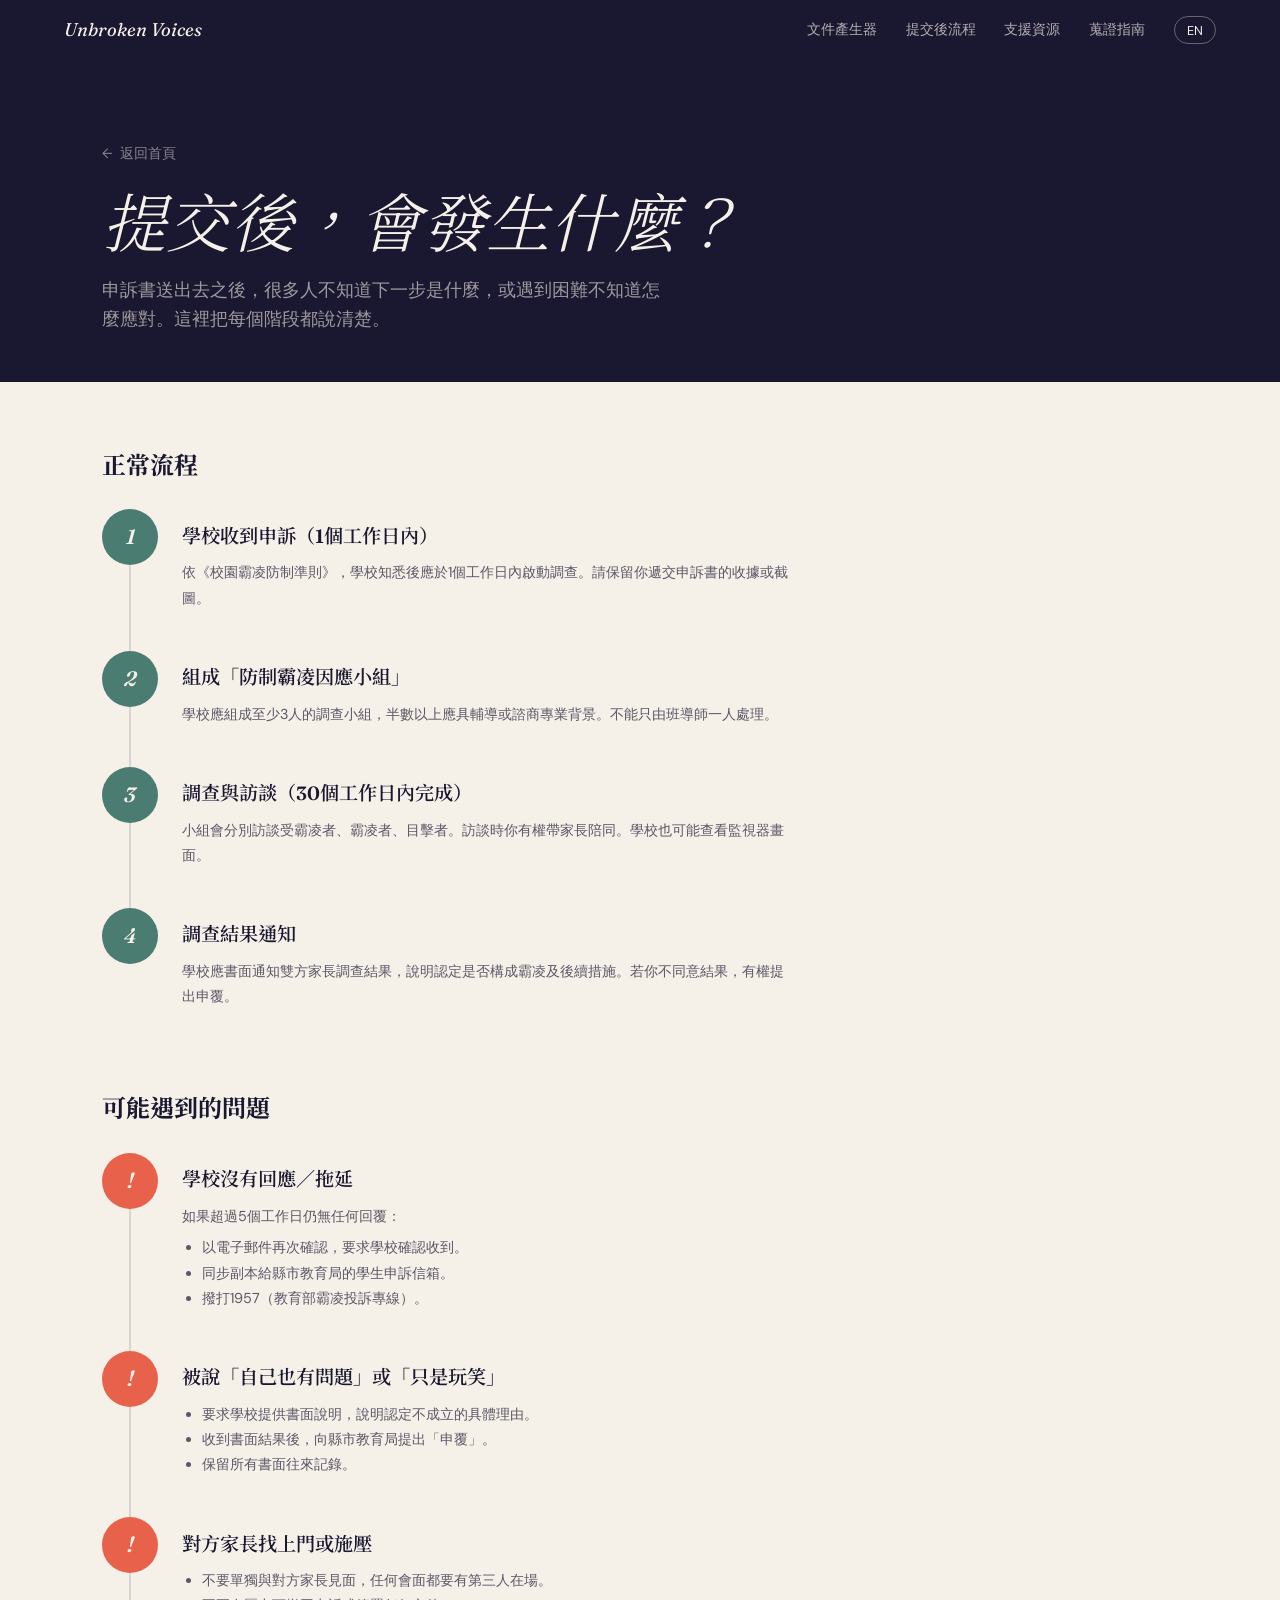
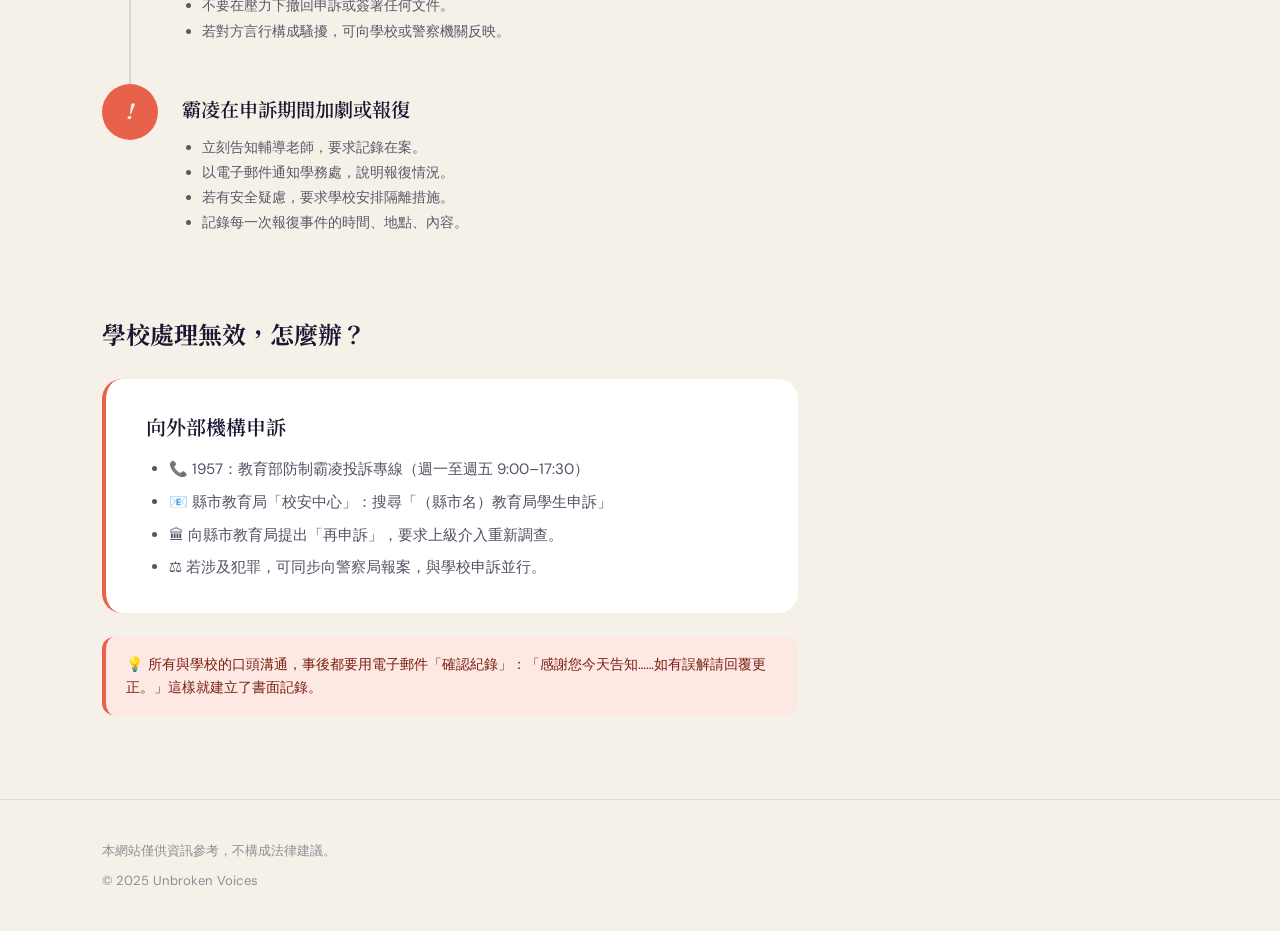
<file: process.html>
<!DOCTYPE html>
<html lang="zh-TW">
<head><meta charset="UTF-8"><meta name="viewport" content="width=device-width,initial-scale=1">
<title>提交後流程 — Unbroken Voices</title><link rel="preconnect" href="https://fonts.googleapis.com"><link rel="preconnect" href="https://fonts.gstatic.com" crossorigin><link href="https://fonts.googleapis.com/css2?family=Fraunces:ital,opsz,wght@0,9..144,300;0,9..144,600;1,9..144,300&family=DM+Sans:wght@400;500&family=Noto+Serif+TC:wght@300;600&display=swap" rel="stylesheet">
<link rel="stylesheet" href="style.css"></head>
<body>
<nav class="nav">
  <a href="index.html" class="nav-logo">Unbroken Voices</a>
  <div class="nav-links">
    <a href="document.html" data-zh="文件產生器" data-en="Document Builder">文件產生器</a>
    <a href="process.html" data-zh="提交後流程" data-en="After Submission">提交後流程</a>
    <a href="support.html" data-zh="支援資源" data-en="Support Resources">支援資源</a>
    <a href="evidence.html" data-zh="蒐證指南" data-en="Evidence Guide">蒐證指南</a>
    <button class="lang-toggle" id="langToggle">EN</button>
  </div>
</nav>
<div class="page-header">
  <a href="index.html" class="back-link">← <span data-zh="返回首頁" data-en="Back">返回首頁</span></a>
  <h1 data-zh="提交後，會發生什麼？" data-en="What Happens After You Submit?">提交後，會發生什麼？</h1>
  <p class="page-sub" data-zh="申訴書送出去之後，很多人不知道下一步是什麼，或遇到困難不知道怎麼應對。這裡把每個階段都說清楚。" data-en="After submitting, many people don't know what comes next or how to handle difficulties. Every stage explained.">申訴書送出去之後，這裡把每個階段都說清楚。</p>
</div>
<div class="page-content">
<h2 style="font-family:var(--ff-display);font-size:1.5rem;margin-bottom:1.5rem;" data-zh="正常流程" data-en="Standard Process">正常流程</h2>
<div class="step-flow">
  <div class="step-item ok">
    <div class="step-num">1</div>
    <div class="step-body">
      <h3 data-zh="學校收到申訴（1個工作日內）" data-en="School receives complaint (within 1 working day)">學校收到申訴（1個工作日內）</h3>
      <p data-zh="依《校園霸凌防制準則》，學校知悉後應於1個工作日內啟動調查。請保留你遞交申訴書的收據或截圖。" data-en="Under the Anti-Bullying Guidelines, the school must initiate an investigation within 1 working day. Keep your receipt or screenshot.">依《校園霸凌防制準則》，學校應於1個工作日內啟動調查。請保留遞交的收據或截圖。</p>
    </div>
  </div>
  <div class="step-item ok">
    <div class="step-num">2</div>
    <div class="step-body">
      <h3 data-zh="組成「防制霸凌因應小組」" data-en="School forms an Anti-Bullying Response Team">組成「防制霸凌因應小組」</h3>
      <p data-zh="學校應組成至少3人的調查小組，半數以上應具輔導或諮商專業背景。不能只由班導師一人處理。" data-en="The school must form a response team of at least 3 members, half with counseling qualifications. The homeroom teacher alone cannot handle this.">學校應組成至少3人的調查小組，不能只由班導師一人處理。</p>
    </div>
  </div>
  <div class="step-item ok">
    <div class="step-num">3</div>
    <div class="step-body">
      <h3 data-zh="調查與訪談（30個工作日內完成）" data-en="Investigation and interviews (30 working days)">調查與訪談（30個工作日內完成）</h3>
      <p data-zh="小組會分別訪談受霸凌者、霸凌者、目擊者。訪談時你有權帶家長陪同。學校也可能查看監視器畫面。" data-en="The team will separately interview the victim, perpetrator, and witnesses. You have the right to have a parent present.">訪談受霸凌者、霸凌者、目擊者。你有權帶家長陪同。</p>
    </div>
  </div>
  <div class="step-item ok">
    <div class="step-num">4</div>
    <div class="step-body">
      <h3 data-zh="調查結果通知" data-en="Investigation results notification">調查結果通知</h3>
      <p data-zh="學校應書面通知雙方家長調查結果，說明認定是否構成霸凌及後續措施。若你不同意結果，有權提出申覆。" data-en="The school must notify both parties in writing. If you disagree with findings, you can file an appeal.">學校應書面通知雙方家長。若不同意結果，有權提出申覆。</p>
    </div>
  </div>
</div>

<h2 style="font-family:var(--ff-display);font-size:1.5rem;margin:2.5rem 0 1.5rem;" data-zh="可能遇到的問題" data-en="Problems You May Encounter">可能遇到的問題</h2>
<div class="step-flow">
  <div class="step-item warn">
    <div class="step-num">!</div>
    <div class="step-body">
      <h3 data-zh="學校沒有回應／拖延" data-en="School doesn't respond / delays">學校沒有回應／拖延</h3>
      <p data-zh="如果超過5個工作日仍無任何回覆：" data-en="If no response after 5 working days:">超過5個工作日仍無回覆：</p>
      <ul>
        <li data-zh="以電子郵件再次確認，要求學校確認收到。" data-en="Re-submit by email asking the school to confirm receipt.">以電子郵件再次確認，要求確認收到。</li>
        <li data-zh="同步副本給縣市教育局的學生申訴信箱。" data-en="CC the county/city education bureau's student complaint email.">同步副本給縣市教育局。</li>
        <li data-zh="撥打1957（教育部霸凌投訴專線）。" data-en="Call 1957 (Ministry of Education anti-bullying hotline).">撥打 1957（教育部霸凌投訴專線）。</li>
      </ul>
    </div>
  </div>
  <div class="step-item warn">
    <div class="step-num">!</div>
    <div class="step-body">
      <h3 data-zh="被說「自己也有問題」或「只是玩笑」" data-en="Told 'you're also at fault' or 'it was just a joke'">被說「自己也有問題」或「只是玩笑」</h3>
      <ul>
        <li data-zh="要求學校提供書面說明，說明認定不成立的具體理由。" data-en="Request a written explanation of why no bullying was found.">要求學校提供書面說明。</li>
        <li data-zh="收到書面結果後，向縣市教育局提出「申覆」。" data-en="After receiving written results, file an appeal with the education bureau.">向縣市教育局提出「申覆」。</li>
        <li data-zh="保留所有書面往來記錄。" data-en="Keep records of all written communication.">保留所有書面往來記錄。</li>
      </ul>
    </div>
  </div>
  <div class="step-item warn">
    <div class="step-num">!</div>
    <div class="step-body">
      <h3 data-zh="對方家長找上門或施壓" data-en="The other parent contacts or pressures you">對方家長找上門或施壓</h3>
      <ul>
        <li data-zh="不要單獨與對方家長見面，任何會面都要有第三人在場。" data-en="Never meet the other parent alone. A third party must always be present.">不要單獨與對方家長見面，要有第三人在場。</li>
        <li data-zh="不要在壓力下撤回申訴或簽署任何文件。" data-en="Do not withdraw your complaint or sign any documents under pressure.">不要在壓力下撤回申訴或簽署文件。</li>
        <li data-zh="若對方言行構成騷擾，可向學校或警察機關反映。" data-en="If their behavior is harassing, report it to the school or police.">若對方構成騷擾，向學校或警察反映。</li>
      </ul>
    </div>
  </div>
  <div class="step-item warn">
    <div class="step-num">!</div>
    <div class="step-body">
      <h3 data-zh="霸凌在申訴期間加劇或報復" data-en="Bullying worsens or retaliation occurs">霸凌在申訴期間加劇或報復</h3>
      <ul>
        <li data-zh="立刻告知輔導老師，要求記錄在案。" data-en="Immediately notify the counselor and request it be documented.">立刻告知輔導老師，要求記錄在案。</li>
        <li data-zh="以電子郵件通知學務處，說明報復情況。" data-en="Notify the student affairs office in writing.">以電子郵件通知學務處。</li>
        <li data-zh="若有安全疑慮，要求學校安排隔離措施。" data-en="If there's a safety concern, request class separation.">若有安全疑慮，要求安排隔離措施。</li>
        <li data-zh="記錄每一次報復事件的時間、地點、內容。" data-en="Document each retaliation with time, place, and details.">記錄每一次報復的時間、地點、內容。</li>
      </ul>
    </div>
  </div>
</div>

<h2 style="font-family:var(--ff-display);font-size:1.5rem;margin:2.5rem 0 1.5rem;" data-zh="學校處理無效，怎麼辦？" data-en="What if the school fails to act?">學校處理無效，怎麼辦？</h2>
<div class="info-card">
  <h3 data-zh="向外部機構申訴" data-en="External escalation channels">向外部機構申訴</h3>
  <ul>
    <li data-zh="📞 1957：教育部防制霸凌投訴專線（週一至週五 9:00–17:30）" data-en="📞 1957: MOE Anti-Bullying Hotline (Mon–Fri 9:00–17:30)">📞 1957：教育部防制霸凌投訴專線</li>
    <li data-zh="📧 縣市教育局「校安中心」：搜尋「（縣市名）教育局學生申訴」" data-en="📧 County/City Education Bureau (search '(county) education bureau student complaint')">📧 縣市教育局「校安中心」</li>
    <li data-zh="🏛 向縣市教育局提出「再申訴」，要求上級介入重新調查。" data-en="🏛 File a formal re-appeal with the education bureau.">🏛 向縣市教育局提出「再申訴」</li>
    <li data-zh="⚖️ 若涉及犯罪，可同步向警察局報案，與學校申訴並行。" data-en="⚖️ If criminal acts are involved, file a police report simultaneously.">⚖️ 若涉及犯罪，可同步向警察局報案</li>
  </ul>
</div>
<div class="warn-box" data-zh="💡 所有與學校的口頭溝通，事後都要用電子郵件「確認紀錄」：「感謝您今天告知……如有誤解請回覆更正。」這樣就建立了書面記錄。" data-en="💡 After any verbal conversation with school staff, follow up with an email to 'confirm the record'. This creates a paper trail.">💡 所有口頭溝通，事後都要以電子郵件「確認紀錄」，建立書面記錄。</div>
</div>
<footer class="footer"><p data-zh="本網站僅供資訊參考，不構成法律建議。" data-en="For informational purposes only. Not legal advice.">本網站僅供資訊參考，不構成法律建議。</p><p>© 2025 Unbroken Voices</p></footer>
<script src="lang.js"></script>
</body></html>
</file>
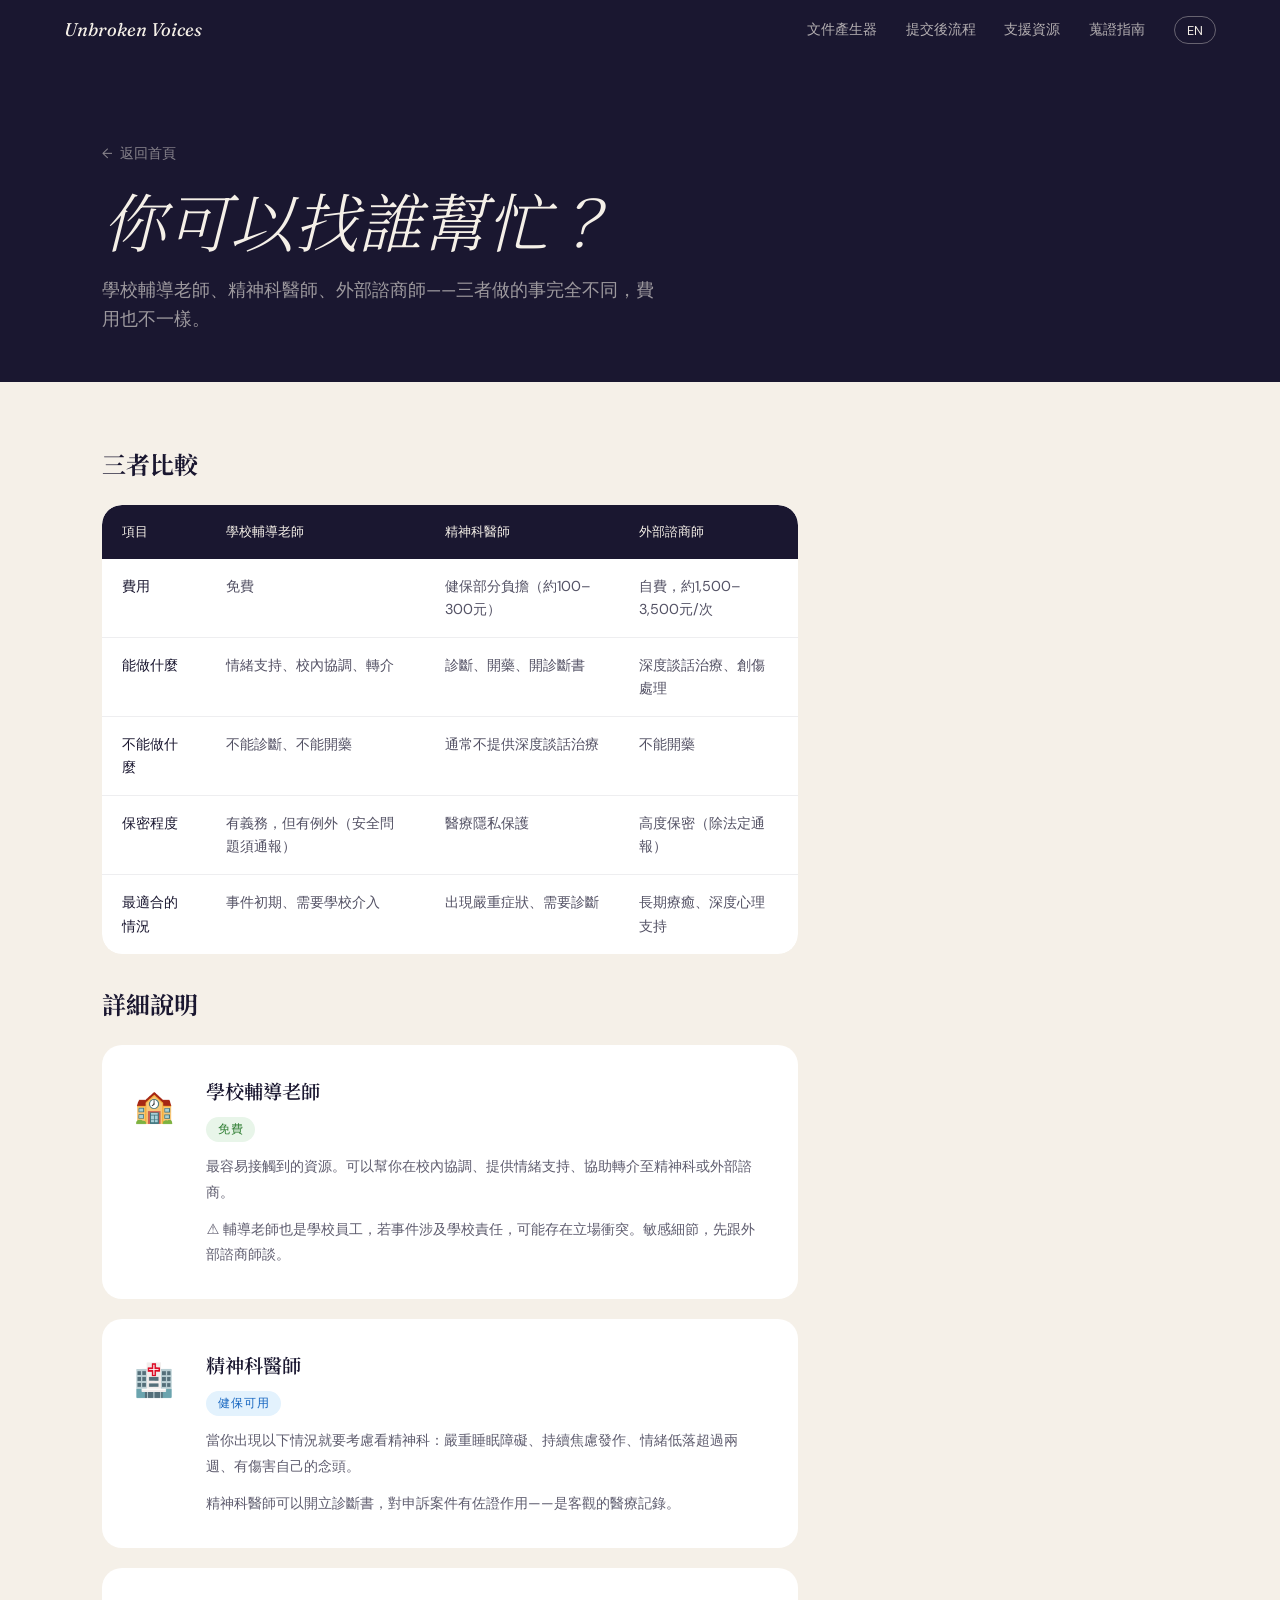
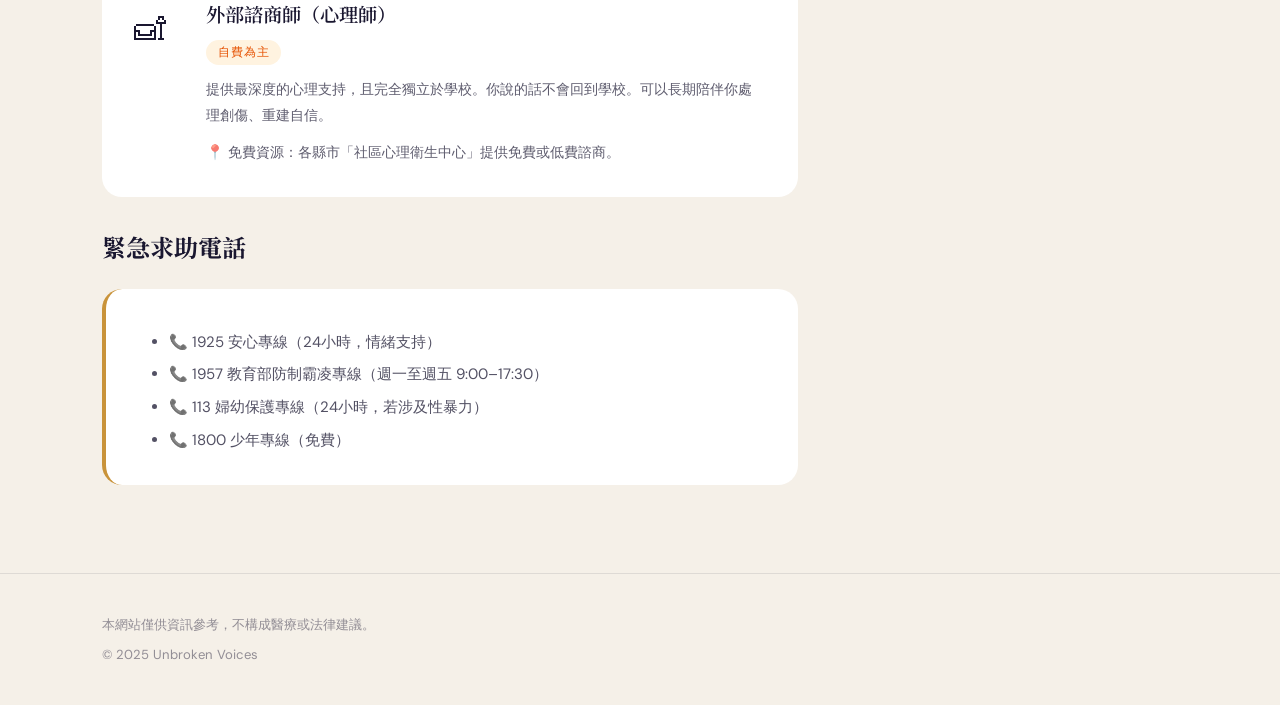
<file: support.html>
<!DOCTYPE html>
<html lang="zh-TW">
<head><meta charset="UTF-8"><meta name="viewport" content="width=device-width,initial-scale=1">
<title>支援資源 — Unbroken Voices</title><link rel="preconnect" href="https://fonts.googleapis.com"><link rel="preconnect" href="https://fonts.gstatic.com" crossorigin><link href="https://fonts.googleapis.com/css2?family=Fraunces:ital,opsz,wght@0,9..144,300;0,9..144,600;1,9..144,300&family=DM+Sans:wght@400;500&family=Noto+Serif+TC:wght@300;600&display=swap" rel="stylesheet">
<link rel="stylesheet" href="style.css"></head>
<body>
<nav class="nav">
  <a href="index.html" class="nav-logo">Unbroken Voices</a>
  <div class="nav-links">
    <a href="document.html" data-zh="文件產生器" data-en="Document Builder">文件產生器</a>
    <a href="process.html" data-zh="提交後流程" data-en="After Submission">提交後流程</a>
    <a href="support.html" data-zh="支援資源" data-en="Support Resources">支援資源</a>
    <a href="evidence.html" data-zh="蒐證指南" data-en="Evidence Guide">蒐證指南</a>
    <button class="lang-toggle" id="langToggle">EN</button>
  </div>
</nav>
<div class="page-header">
  <a href="index.html" class="back-link">← <span data-zh="返回首頁" data-en="Back">返回首頁</span></a>
  <h1 data-zh="你可以找誰幫忙？" data-en="Who Can You Turn To?">你可以找誰幫忙？</h1>
  <p class="page-sub" data-zh="學校輔導老師、精神科醫師、外部諮商師——三者做的事完全不同，費用也不一樣。" data-en="School counselor, psychiatrist, external therapist — they do very different things. Here's a clear breakdown.">三者做的事完全不同，費用也不一樣。</p>
</div>
<div class="page-content">
<h2 style="font-family:var(--ff-display);font-size:1.5rem;margin-bottom:1.25rem;" data-zh="三者比較" data-en="Comparison">三者比較</h2>
<div class="compare-wrap">
<table class="compare-table">
  <thead><tr>
    <th data-zh="項目" data-en="Item">項目</th>
    <th data-zh="學校輔導老師" data-en="School Counselor">學校輔導老師</th>
    <th data-zh="精神科醫師" data-en="Psychiatrist">精神科醫師</th>
    <th data-zh="外部諮商師" data-en="External Therapist">外部諮商師</th>
  </tr></thead>
  <tbody>
    <tr><td data-zh="費用" data-en="Cost">費用</td><td data-zh="免費" data-en="Free">免費</td><td data-zh="健保部分負擔（約100–300元）" data-en="NHI copay (~NT$100–300)">健保部分負擔</td><td data-zh="自費，約1,500–3,500元/次" data-en="~NT$1,500–3,500/session">自費，約1,500–3,500元</td></tr>
    <tr><td data-zh="能做什麼" data-en="Can do">能做什麼</td><td data-zh="情緒支持、校內協調、轉介" data-en="Emotional support, school mediation, referrals">情緒支持、校內協調、轉介</td><td data-zh="診斷、開藥、開診斷書" data-en="Diagnosis, medication, certificates">診斷、開藥、開診斷書</td><td data-zh="深度談話治療、創傷處理" data-en="In-depth therapy, trauma processing">深度談話治療、創傷處理</td></tr>
    <tr><td data-zh="不能做什麼" data-en="Cannot do">不能做什麼</td><td data-zh="不能診斷、不能開藥" data-en="Cannot diagnose or prescribe">不能診斷、不能開藥</td><td data-zh="通常不提供深度談話治療" data-en="Usually no in-depth talk therapy">通常不提深度談話治療</td><td data-zh="不能開藥" data-en="Cannot prescribe medication">不能開藥</td></tr>
    <tr><td data-zh="保密程度" data-en="Confidentiality">保密程度</td><td data-zh="有義務，但有例外（安全問題須通報）" data-en="Confidential, but must report safety concerns">有義務，但有例外</td><td data-zh="醫療隱私保護" data-en="Medical privacy protected">醫療隱私保護</td><td data-zh="高度保密（除法定通報）" data-en="High confidentiality (except mandatory reporting)">高度保密</td></tr>
    <tr><td data-zh="最適合的情況" data-en="Best for">最適合</td><td data-zh="事件初期、需要學校介入" data-en="Early stage, school intervention needed">事件初期、需要學校介入</td><td data-zh="出現嚴重症狀、需要診斷" data-en="Severe symptoms, need diagnosis">出現嚴重症狀、需要診斷</td><td data-zh="長期療癒、深度心理支持" data-en="Long-term healing, deep support">長期療癒、深度心理支持</td></tr>
  </tbody>
</table>
</div>

<h2 style="font-family:var(--ff-display);font-size:1.5rem;margin:2rem 0 1.25rem;" data-zh="詳細說明" data-en="Detailed Breakdown">詳細說明</h2>

<div class="support-card">
  <div class="icon">🏫</div>
  <div>
    <h3 data-zh="學校輔導老師" data-en="School Counselor">學校輔導老師</h3>
    <span class="tag tag-free" data-zh="免費" data-en="Free">免費</span>
    <p data-zh="最容易接觸到的資源。可以幫你在校內協調、提供情緒支持、協助轉介至精神科或外部諮商。" data-en="Your most accessible resource. Can coordinate within school, provide emotional support, and refer you to a psychiatrist or therapist.">最容易接觸到的資源。可以協調、支持、轉介。</p>
    <p style="margin-top:0.75rem;" data-zh="⚠️ 輔導老師也是學校員工，若事件涉及學校責任，可能存在立場衝突。敏感細節，先跟外部諮商師談。" data-en="⚠️ School counselors are also school employees. If the incident involves school liability, there may be a conflict of interest.">⚠️ 輔導老師也是學校員工，若涉及學校責任可能有立場衝突。</p>
  </div>
</div>

<div class="support-card">
  <div class="icon">🏥</div>
  <div>
    <h3 data-zh="精神科醫師" data-en="Psychiatrist">精神科醫師</h3>
    <span class="tag tag-clinical" data-zh="健保可用" data-en="NHI-covered">健保可用</span>
    <p data-zh="當你出現以下情況就要考慮看精神科：嚴重睡眠障礙、持續焦慮發作、情緒低落超過兩週、有傷害自己的念頭。" data-en="Consider seeing a psychiatrist when you have: severe sleep issues, persistent anxiety, depression lasting over two weeks, or thoughts of self-harm.">出現嚴重睡眠障礙、持續焦慮、情緒低落超過兩週、或有傷害自己的念頭時。</p>
    <p style="margin-top:0.75rem;" data-zh="精神科醫師可以開立診斷書，對申訴案件有佐證作用——是客觀的醫療記錄。" data-en="A psychiatrist can issue a medical certificate, which helps your complaint as an objective record of harm.">精神科醫師可以開立診斷書，對申訴有佐證作用。</p>
  </div>
</div>

<div class="support-card">
  <div class="icon">🛋</div>
  <div>
    <h3 data-zh="外部諮商師（心理師）" data-en="External Therapist / Psychologist">外部諮商師（心理師）</h3>
    <span class="tag tag-paid" data-zh="自費為主" data-en="Primarily self-pay">自費為主</span>
    <p data-zh="提供最深度的心理支持，且完全獨立於學校。你說的話不會回到學校。可以長期陪伴你處理創傷、重建自信。" data-en="Provides the deepest psychological support, completely independent from your school. What you say stays private. Long-term support for trauma and rebuilding confidence.">完全獨立於學校，保密程度最高。可以長期陪伴處理創傷。</p>
    <p style="margin-top:0.75rem;" data-zh="📍 免費資源：各縣市「社區心理衛生中心」提供免費或低費諮商。" data-en="📍 Free option: Community Mental Health Centers in each county offer free or low-cost counseling.">📍 各縣市「社區心理衛生中心」提供免費或低費諮商。</p>
  </div>
</div>

<h2 style="font-family:var(--ff-display);font-size:1.5rem;margin:2rem 0 1.25rem;" data-zh="緊急求助電話" data-en="Emergency Helplines">緊急求助電話</h2>
<div class="info-card" style="border-color:var(--gold);">
  <ul>
    <li data-zh="📞 1925 安心專線（24小時，情緒支持）" data-en="📞 1925 Safe Line (24 hours, emotional support)">📞 1925 安心專線（24小時）</li>
    <li data-zh="📞 1957 教育部防制霸凌專線（週一至週五 9:00–17:30）" data-en="📞 1957 MOE Anti-Bullying Hotline (Mon–Fri 9:00–17:30)">📞 1957 教育部防制霸凌專線</li>
    <li data-zh="📞 113 婦幼保護專線（24小時，若涉及性暴力）" data-en="📞 113 Women & Children Protection Line (24 hours)">📞 113 婦幼保護專線（24小時）</li>
    <li data-zh="📞 1800 少年專線（免費）" data-en="📞 1800 Youth Hotline (free)">📞 1800 少年專線</li>
  </ul>
</div>
</div>
<footer class="footer"><p data-zh="本網站僅供資訊參考，不構成醫療或法律建議。" data-en="For informational purposes only. Not medical or legal advice.">本網站僅供資訊參考，不構成醫療或法律建議。</p><p>© 2025 Unbroken Voices</p></footer>
<script src="lang.js"></script>
</body></html>
</file>
<file: style.css>
:root{--night:#1a1730;--ink:#2d2a45;--parchment:#f5f0e8;--warm:#ede7d9;--coral:#e8614a;--coral-light:#fde8e4;--sage:#4a7c72;--gold:#c9933a;--white:#ffffff;--ff-display:'Fraunces','Noto Serif TC',Georgia,serif;--ff-body:'DM Sans','Noto Sans TC',system-ui,sans-serif;--radius:12px;--radius-lg:20px;--transition:0.22s ease;}
*,*::before,*::after{box-sizing:border-box;margin:0;padding:0;}
html{scroll-behavior:smooth;}
body{font-family:var(--ff-body);background:var(--parchment);color:var(--night);line-height:1.65;-webkit-font-smoothing:antialiased;}
.nav{position:sticky;top:0;z-index:100;display:flex;align-items:center;justify-content:space-between;padding:0 clamp(1.5rem,5vw,4rem);height:60px;background:var(--night);}
.nav-logo{font-family:var(--ff-display);font-style:italic;font-size:1.15rem;color:var(--parchment);text-decoration:none;}
.nav-links{display:flex;align-items:center;gap:1.8rem;}
.nav-links a{color:rgba(245,240,232,0.7);text-decoration:none;font-size:0.875rem;font-weight:500;transition:color var(--transition);}
.nav-links a:hover{color:var(--parchment);}
.lang-toggle{background:transparent;border:1px solid rgba(245,240,232,0.35);color:var(--parchment);font-family:var(--ff-body);font-size:0.8rem;padding:0.3rem 0.75rem;border-radius:100px;cursor:pointer;}
.hero{min-height:88vh;display:flex;flex-direction:column;justify-content:center;padding:clamp(4rem,10vw,8rem) clamp(1.5rem,8vw,8rem);background:var(--night);position:relative;overflow:hidden;}
.hero::after{content:'';position:absolute;right:-10vw;top:50%;transform:translateY(-50%);width:55vw;height:55vw;border-radius:50%;border:1px solid rgba(245,240,232,0.06);pointer-events:none;}
.hero::before{content:'';position:absolute;right:-20vw;top:50%;transform:translateY(-50%);width:75vw;height:75vw;border-radius:50%;border:1px solid rgba(245,240,232,0.04);pointer-events:none;}
.hero-eyebrow{font-size:0.8rem;font-weight:500;letter-spacing:0.18em;text-transform:uppercase;color:var(--coral);margin-bottom:1.5rem;}
.hero-title{display:flex;flex-direction:column;font-family:var(--ff-display);font-weight:300;line-height:0.92;margin-bottom:2rem;position:relative;z-index:1;}
.hero-title-main{font-size:clamp(5rem,14vw,10rem);font-style:italic;color:var(--parchment);letter-spacing:-0.02em;}
.hero-title-sub{font-size:clamp(5rem,14vw,10rem);font-style:italic;color:transparent;-webkit-text-stroke:1px rgba(245,240,232,0.35);letter-spacing:-0.02em;}
.hero-desc{max-width:520px;color:rgba(245,240,232,0.7);font-size:clamp(1rem,1.5vw,1.125rem);line-height:1.7;margin-bottom:2.5rem;position:relative;z-index:1;}
.hero-cta-group{display:flex;gap:1rem;flex-wrap:wrap;position:relative;z-index:1;}
.btn-primary{display:inline-flex;align-items:center;padding:0.85rem 2rem;background:var(--coral);color:var(--white);border-radius:100px;text-decoration:none;font-weight:500;font-size:0.95rem;transition:background var(--transition),transform var(--transition);}
.btn-primary:hover{background:#d44e38;transform:translateY(-2px);}
.btn-ghost{display:inline-flex;align-items:center;padding:0.85rem 2rem;border:1px solid rgba(245,240,232,0.3);color:rgba(245,240,232,0.85);border-radius:100px;text-decoration:none;font-weight:500;font-size:0.95rem;transition:border-color var(--transition),color var(--transition),transform var(--transition);}
.btn-ghost:hover{border-color:var(--parchment);color:var(--parchment);transform:translateY(-2px);}
.modules{display:grid;grid-template-columns:repeat(auto-fit,minmax(280px,1fr));gap:1.5px;background:rgba(26,23,48,0.1);}
.module-card{background:var(--parchment);padding:clamp(2rem,4vw,3rem);text-decoration:none;color:inherit;display:flex;flex-direction:column;gap:0.75rem;transition:background var(--transition);}
.module-card:hover{background:var(--warm);}
.module-icon{font-size:2rem;margin-bottom:0.25rem;}
.module-tag{font-size:0.72rem;font-weight:500;letter-spacing:0.14em;text-transform:uppercase;color:var(--coral);}
.module-card h2{font-family:var(--ff-display);font-size:clamp(1.25rem,2.5vw,1.6rem);font-weight:600;line-height:1.2;color:var(--night);}
.module-card p{font-size:0.925rem;color:rgba(26,23,48,0.65);line-height:1.7;flex:1;}
.module-arrow{font-size:1.4rem;color:var(--coral);margin-top:0.5rem;transition:transform var(--transition);}
.module-card:hover .module-arrow{transform:translateX(5px);}
#mod-doc{border-top:3px solid var(--coral);}
#mod-proc{border-top:3px solid var(--sage);}
#mod-sup{border-top:3px solid var(--gold);}
#mod-ev{border-top:3px solid var(--ink);}
.note-section{background:var(--night);padding:clamp(3rem,8vw,6rem) clamp(1.5rem,8vw,10rem);}
.note-inner{max-width:700px;margin:0 auto;}
.note-quote{font-family:var(--ff-display);font-size:8rem;color:var(--coral);opacity:0.25;line-height:0.6;margin-bottom:1.5rem;font-style:italic;}
.note-text{font-family:var(--ff-display);font-style:italic;font-size:clamp(1.1rem,2.2vw,1.4rem);color:var(--parchment);line-height:1.75;font-weight:300;}
.note-attr{margin-top:2rem;font-size:0.85rem;color:rgba(245,240,232,0.5);}
.footer{background:var(--parchment);border-top:1px solid rgba(26,23,48,0.1);padding:2.5rem clamp(1.5rem,8vw,8rem);display:flex;flex-direction:column;gap:0.5rem;}
.footer p{font-size:0.82rem;color:rgba(26,23,48,0.45);}
.page-header{background:var(--night);padding:clamp(3rem,7vw,5rem) clamp(1.5rem,8vw,8rem) clamp(2rem,5vw,3rem);}
.page-header .back-link{display:inline-flex;align-items:center;gap:0.4rem;color:rgba(245,240,232,0.5);text-decoration:none;font-size:0.85rem;margin-bottom:1.5rem;transition:color var(--transition);}
.page-header .back-link:hover{color:var(--parchment);}
.page-header h1{font-family:var(--ff-display);font-style:italic;font-size:clamp(2.2rem,6vw,4rem);font-weight:300;color:var(--parchment);line-height:1.1;}
.page-header .page-sub{font-size:clamp(0.95rem,1.5vw,1.1rem);color:rgba(245,240,232,0.6);max-width:560px;margin-top:1rem;line-height:1.65;}
.page-content{padding:clamp(2rem,6vw,4rem) clamp(1.5rem,8vw,8rem);max-width:900px;}
.info-card{background:var(--white);border-radius:var(--radius-lg);padding:2rem 2.5rem;margin-bottom:1.5rem;border-left:4px solid var(--coral);}
.info-card.sage{border-color:var(--sage);}
.info-card.gold{border-color:var(--gold);}
.info-card h3{font-family:var(--ff-display);font-size:1.25rem;font-weight:600;color:var(--night);margin-bottom:0.75rem;}
.info-card p,.info-card li{font-size:0.94rem;color:rgba(26,23,48,0.75);line-height:1.75;}
.info-card ul,.info-card ol{padding-left:1.4rem;margin-top:0.5rem;display:flex;flex-direction:column;gap:0.4rem;}
.step-flow{display:flex;flex-direction:column;}
.step-item{display:grid;grid-template-columns:56px 1fr;gap:1.5rem;padding-bottom:2.5rem;position:relative;}
.step-item:not(:last-child)::before{content:'';position:absolute;left:27px;top:56px;bottom:0;width:2px;background:rgba(26,23,48,0.12);}
.step-num{width:56px;height:56px;border-radius:50%;background:var(--night);color:var(--parchment);display:flex;align-items:center;justify-content:center;font-family:var(--ff-display);font-style:italic;font-size:1.3rem;font-weight:600;flex-shrink:0;}
.step-item.warn .step-num{background:var(--coral);}
.step-item.ok .step-num{background:var(--sage);}
.step-body h3{font-family:var(--ff-display);font-size:1.2rem;font-weight:600;color:var(--night);margin-bottom:0.5rem;padding-top:0.7rem;}
.step-body p,.step-body li{font-size:0.9rem;color:rgba(26,23,48,0.7);line-height:1.75;}
.step-body ul{padding-left:1.2rem;margin-top:0.4rem;}
.compare-wrap{overflow-x:auto;border-radius:var(--radius-lg);margin-bottom:2rem;}
.compare-table{width:100%;border-collapse:collapse;font-size:0.9rem;background:var(--white);border-radius:var(--radius-lg);overflow:hidden;}
.compare-table th{background:var(--night);color:var(--parchment);padding:1rem 1.25rem;text-align:left;font-weight:500;font-size:0.82rem;}
.compare-table td{padding:1rem 1.25rem;border-bottom:1px solid rgba(26,23,48,0.07);color:rgba(26,23,48,0.75);vertical-align:top;line-height:1.6;}
.compare-table tr:last-child td{border-bottom:none;}
.compare-table tr:hover td{background:var(--warm);}
.compare-table td:first-child{font-weight:500;color:var(--night);}
.doc-form{background:var(--white);border-radius:var(--radius-lg);padding:2.5rem;margin-bottom:2rem;}
.form-section-label{font-size:0.75rem;font-weight:500;letter-spacing:0.15em;text-transform:uppercase;color:var(--coral);margin-bottom:1.25rem;display:block;}
.form-group{margin-bottom:1.5rem;}
.form-group label{display:block;font-size:0.88rem;font-weight:500;color:var(--night);margin-bottom:0.4rem;}
.form-group input,.form-group textarea,.form-group select{width:100%;padding:0.75rem 1rem;border:1.5px solid rgba(26,23,48,0.15);border-radius:var(--radius);font-family:var(--ff-body);font-size:0.92rem;color:var(--night);background:var(--parchment);transition:border-color var(--transition);outline:none;}
.form-group input:focus,.form-group textarea:focus,.form-group select:focus{border-color:var(--coral);background:var(--white);}
.form-group textarea{min-height:110px;resize:vertical;}
.form-row{display:grid;grid-template-columns:1fr 1fr;gap:1rem;}
.form-hint{font-size:0.78rem;color:rgba(26,23,48,0.45);margin-top:0.3rem;}
.form-divider{border:none;border-top:1px solid rgba(26,23,48,0.1);margin:2rem 0;}
.btn-generate{display:inline-flex;align-items:center;gap:0.5rem;padding:1rem 2.5rem;background:var(--night);color:var(--parchment);border:none;border-radius:100px;font-family:var(--ff-body);font-size:1rem;font-weight:500;cursor:pointer;transition:background var(--transition),transform var(--transition);}
.btn-generate:hover{background:var(--ink);transform:translateY(-2px);}
.checklist{display:flex;flex-direction:column;gap:0.75rem;list-style:none;padding:0;}
.checklist li{display:flex;align-items:flex-start;gap:1rem;padding:1rem 1.25rem;background:var(--white);border-radius:var(--radius);font-size:0.92rem;color:rgba(26,23,48,0.75);line-height:1.6;cursor:pointer;}
.checklist li::before{content:'○';flex-shrink:0;font-size:1rem;color:var(--coral);margin-top:0.05rem;}
.checklist li.checked{background:var(--warm);}
.checklist li.checked::before{content:'●';color:var(--sage);}
.warn-box{background:var(--coral-light);border-left:4px solid var(--coral);border-radius:var(--radius);padding:1rem 1.25rem;margin:1.25rem 0;font-size:0.88rem;color:#7a1f10;line-height:1.65;}
.rule-card{background:var(--night);border-radius:var(--radius-lg);padding:2rem 2.5rem;margin-bottom:1.5rem;display:grid;grid-template-columns:3.5rem 1fr;gap:1.5rem;align-items:start;}
.rule-num{font-family:var(--ff-display);font-style:italic;font-size:2.5rem;color:var(--coral);font-weight:600;line-height:1;}
.rule-card h3{font-family:var(--ff-display);font-size:1.2rem;font-weight:600;color:var(--parchment);margin-bottom:0.5rem;}
.rule-card p,.rule-card li{font-size:0.9rem;color:rgba(245,240,232,0.65);line-height:1.75;}
.rule-card ul{padding-left:1.2rem;margin-top:0.4rem;}
.support-card{background:var(--white);border-radius:var(--radius-lg);padding:2rem;margin-bottom:1.25rem;display:grid;grid-template-columns:3rem 1fr;gap:1.5rem;}
.support-card .icon{font-size:2rem;padding-top:0.2rem;}
.support-card h3{font-family:var(--ff-display);font-size:1.2rem;font-weight:600;color:var(--night);margin-bottom:0.4rem;}
.support-card .tag{display:inline-block;font-size:0.72rem;font-weight:500;letter-spacing:0.1em;text-transform:uppercase;padding:0.2rem 0.7rem;border-radius:100px;margin-bottom:0.75rem;}
.tag-free{background:#e8f5e9;color:#2e7d32;}
.tag-paid{background:#fff3e0;color:#e65100;}
.tag-clinical{background:#e3f2fd;color:#1565c0;}
.support-card p,.support-card li{font-size:0.9rem;color:rgba(26,23,48,0.7);line-height:1.75;}
.support-card ul{padding-left:1.2rem;margin-top:0.4rem;}
@media(max-width:680px){.nav-links a{display:none;}.hero-title-main,.hero-title-sub{font-size:clamp(3.5rem,18vw,5rem);}.form-row{grid-template-columns:1fr;}}
@media(prefers-reduced-motion:reduce){*,*::before,*::after{transition:none!important;animation:none!important;}}
</file>
